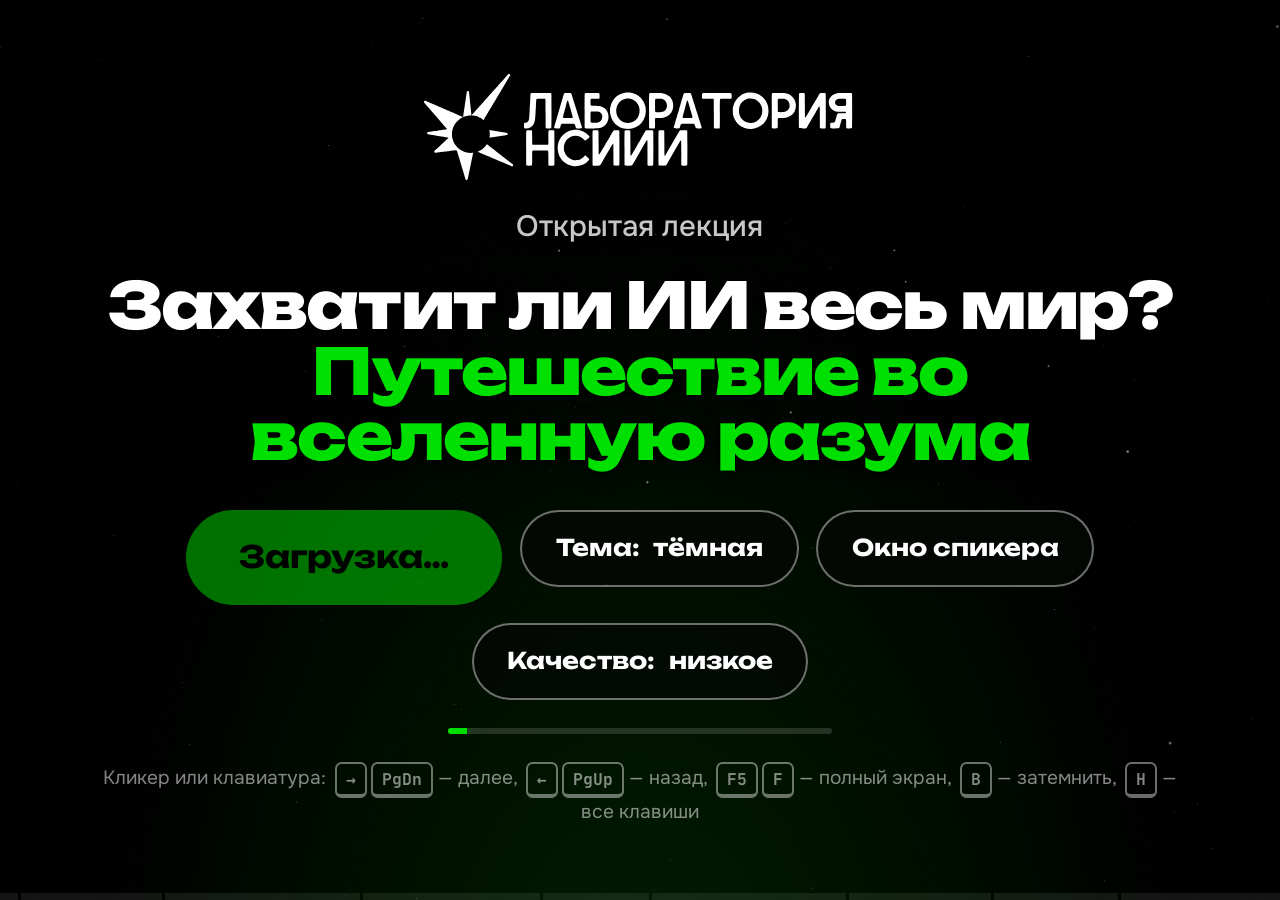
<file: index.html>
<!doctype html>
<html lang="ru" data-theme="dark">
<head>
  <meta charset="utf-8">
  <meta name="viewport" content="width=device-width, initial-scale=1, viewport-fit=cover">
  <title>Захватит ли ИИ весь мир? — Лаборатория НСИИИ</title>
  <meta name="description" content="Открытая лекция «Захватит ли ИИ весь мир? Путешествие во вселенную разума». Интерактивная презентация лаборатории НСИИИ.">
  <meta name="theme-color" content="#000000">
  <meta property="og:type" content="website">
  <meta property="og:title" content="Захватит ли ИИ весь мир? Путешествие во вселенную разума">
  <meta property="og:description" content="Открытая лекция лаборатории НСИИИ">
  <meta property="og:image" content="assets/img/og-banner.jpg">
  <link rel="icon" type="image/png" sizes="32x32" href="assets/logo/icon-32.png">
  <link rel="apple-touch-icon" href="assets/logo/icon-180.png">

  <link rel="preload" href="assets/fonts/unbounded-cyrillic.woff2" as="font" type="font/woff2" crossorigin>
  <link rel="preload" href="assets/fonts/onest-cyrillic.woff2" as="font" type="font/woff2" crossorigin>

  <link rel="stylesheet" href="css/fonts.css">
  <link rel="stylesheet" href="css/base.css">
  <link rel="stylesheet" href="css/components.css">
  <link rel="stylesheet" href="css/ui.css">
  <!-- Стили блоков лекции -->
  <link rel="stylesheet" href="css/parts/b1.css">
  <link rel="stylesheet" href="css/parts/b2a.css">
  <link rel="stylesheet" href="css/parts/b2b.css">
  <link rel="stylesheet" href="css/parts/b3.css">
  <link rel="stylesheet" href="css/parts/b4.css">
  <link rel="stylesheet" href="css/parts/b5a.css">
  <link rel="stylesheet" href="css/parts/b5b.css">
  <link rel="stylesheet" href="css/parts/b6.css">
  <link rel="stylesheet" href="css/parts/b7.css">
  <link rel="stylesheet" href="css/parts/b8.css">

  <script type="importmap">
  {
    "imports": {
      "three": "./vendor/three/build/three.module.min.js",
      "three/addons/": "./vendor/three/addons/",
      "gsap": "./vendor/gsap/index.js",
      "gsap/": "./vendor/gsap/"
    }
  }
  </script>
  <script type="module" src="js/main.js"></script>
</head>
<body>
  <div id="app" class="app">
    <!-- WebGL-сцена -->
    <div id="gl" class="layer layer-gl" aria-hidden="true"></div>
    <!-- Подписи, привязанные к 3D-объектам -->
    <div id="labels" class="layer layer-labels" aria-hidden="true"></div>
    <!-- Слайды (HTML поверх 3D) -->
    <main id="overlay" class="layer layer-overlay" aria-live="polite"></main>
    <!-- Интерфейс: прогресс, кнопки, счётчик -->
    <div id="chrome" class="layer layer-chrome"></div>
    <!-- Стартовый экран, навигатор, справка, затемнение -->
    <div id="modals" class="layer layer-modals"></div>
    <div id="curtain" class="curtain" aria-hidden="true"></div>
    <noscript>
      <div class="noscript">Для презентации нужен JavaScript и современный браузер (Chrome, Edge, Firefox, Safari).</div>
    </noscript>
  </div>
</body>
</html>
</file>
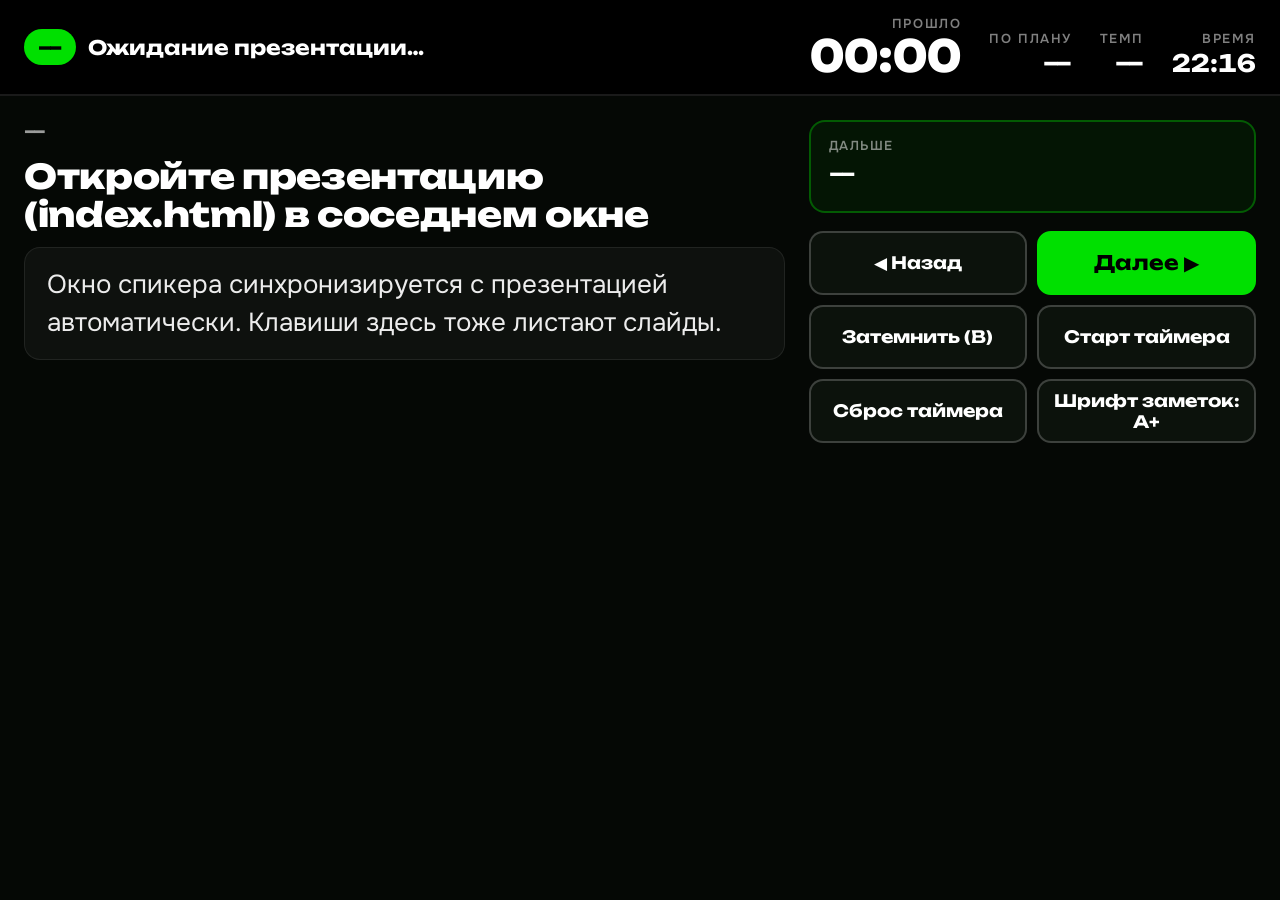
<file: presenter.html>
<!doctype html>
<html lang="ru" data-theme="dark">
<head>
  <meta charset="utf-8">
  <meta name="viewport" content="width=device-width, initial-scale=1">
  <title>Окно спикера — Захватит ли ИИ весь мир?</title>
  <link rel="icon" type="image/png" sizes="32x32" href="assets/logo/icon-32.png">
  <link rel="stylesheet" href="css/fonts.css">
  <link rel="stylesheet" href="css/base.css">
  <link rel="stylesheet" href="css/presenter.css">
  <script type="module" src="js/presenter.js"></script>
</head>
<body class="presenter">
  <header class="p-head">
    <div class="p-block"><span class="p-chip" id="p-block-num">—</span><span id="p-block-title">Ожидание презентации…</span></div>
    <div class="p-timers">
      <div class="p-timer"><span class="p-label">Прошло</span><span id="p-elapsed" class="p-big">00:00</span></div>
      <div class="p-timer"><span class="p-label">По плану</span><span id="p-plan" class="p-mid">—</span></div>
      <div class="p-timer"><span class="p-label">Темп</span><span id="p-delta" class="p-mid">—</span></div>
      <div class="p-timer"><span class="p-label">Время</span><span id="p-clock" class="p-mid">--:--</span></div>
    </div>
  </header>

  <main class="p-main">
    <section class="p-current">
      <div class="p-slide-meta"><span id="p-num">—</span><span id="p-steps" class="p-steps"></span></div>
      <h1 id="p-title" class="p-title">Откройте презентацию (index.html) в соседнем окне</h1>
      <div id="p-notes" class="p-notes">Окно спикера синхронизируется с презентацией автоматически. Клавиши здесь тоже листают слайды.</div>
    </section>
    <aside class="p-side">
      <div class="p-next">
        <div class="p-label">Дальше</div>
        <div id="p-next-title" class="p-next-title">—</div>
        <div id="p-next-notes" class="p-next-notes"></div>
      </div>
      <div class="p-controls">
        <button class="p-btn" data-a="prev">◀ Назад</button>
        <button class="p-btn p-btn-primary" data-a="next">Далее ▶</button>
        <button class="p-btn" data-a="curtain">Затемнить (B)</button>
        <button class="p-btn" data-a="timer" id="p-timer-btn">Старт таймера</button>
        <button class="p-btn" data-a="reset">Сброс таймера</button>
        <button class="p-btn" data-a="font">Шрифт заметок: A+</button>
      </div>
      <div class="p-blocks" id="p-blocks"></div>
    </aside>
  </main>
  <div class="p-toast" id="p-toast"></div>
</body>
</html>
</file>
<file: css/fonts.css>
/* Self-hosted Google Fonts (OFL). Generated for offline-capable presentation. */
@font-face {
  font-family: 'Unbounded';
  font-style: normal;
  font-weight: 300 900;
  font-display: block;
  src: url('../assets/fonts/unbounded-cyrillic-ext.woff2') format('woff2');
  unicode-range: U+0460-052F, U+1C80-1C8A, U+20B4, U+2DE0-2DFF, U+A640-A69F, U+FE2E-FE2F;
}
@font-face {
  font-family: 'Unbounded';
  font-style: normal;
  font-weight: 300 900;
  font-display: block;
  src: url('../assets/fonts/unbounded-cyrillic.woff2') format('woff2');
  unicode-range: U+0301, U+0400-045F, U+0490-0491, U+04B0-04B1, U+2116;
}
@font-face {
  font-family: 'Unbounded';
  font-style: normal;
  font-weight: 300 900;
  font-display: block;
  src: url('../assets/fonts/unbounded-latin-ext.woff2') format('woff2');
  unicode-range: U+0100-02BA, U+02BD-02C5, U+02C7-02CC, U+02CE-02D7, U+02DD-02FF, U+0304, U+0308, U+0329, U+1D00-1DBF, U+1E00-1E9F, U+1EF2-1EFF, U+2020, U+20A0-20AB, U+20AD-20C4, U+2113, U+2C60-2C7F, U+A720-A7FF;
}
@font-face {
  font-family: 'Unbounded';
  font-style: normal;
  font-weight: 300 900;
  font-display: block;
  src: url('../assets/fonts/unbounded-latin.woff2') format('woff2');
  unicode-range: U+0000-00FF, U+0131, U+0152-0153, U+02BB-02BC, U+02C6, U+02DA, U+02DC, U+0304, U+0308, U+0329, U+2000-206F, U+20AC, U+2122, U+2191, U+2193, U+2212, U+2215, U+FEFF, U+FFFD;
}
@font-face {
  font-family: 'Onest';
  font-style: normal;
  font-weight: 300 900;
  font-display: block;
  src: url('../assets/fonts/onest-cyrillic-ext.woff2') format('woff2');
  unicode-range: U+0460-052F, U+1C80-1C8A, U+20B4, U+2DE0-2DFF, U+A640-A69F, U+FE2E-FE2F;
}
@font-face {
  font-family: 'Onest';
  font-style: normal;
  font-weight: 300 900;
  font-display: block;
  src: url('../assets/fonts/onest-cyrillic.woff2') format('woff2');
  unicode-range: U+0301, U+0400-045F, U+0490-0491, U+04B0-04B1, U+2116;
}
@font-face {
  font-family: 'Onest';
  font-style: normal;
  font-weight: 300 900;
  font-display: block;
  src: url('../assets/fonts/onest-latin-ext.woff2') format('woff2');
  unicode-range: U+0100-02BA, U+02BD-02C5, U+02C7-02CC, U+02CE-02D7, U+02DD-02FF, U+0304, U+0308, U+0329, U+1D00-1DBF, U+1E00-1E9F, U+1EF2-1EFF, U+2020, U+20A0-20AB, U+20AD-20C4, U+2113, U+2C60-2C7F, U+A720-A7FF;
}
@font-face {
  font-family: 'Onest';
  font-style: normal;
  font-weight: 300 900;
  font-display: block;
  src: url('../assets/fonts/onest-latin.woff2') format('woff2');
  unicode-range: U+0000-00FF, U+0131, U+0152-0153, U+02BB-02BC, U+02C6, U+02DA, U+02DC, U+0304, U+0308, U+0329, U+2000-206F, U+20AC, U+2122, U+2191, U+2193, U+2212, U+2215, U+FEFF, U+FFFD;
}
@font-face {
  font-family: 'JetBrains Mono';
  font-style: normal;
  font-weight: 400 800;
  font-display: block;
  src: url('../assets/fonts/jetbrains-mono-cyrillic-ext.woff2') format('woff2');
  unicode-range: U+0460-052F, U+1C80-1C8A, U+20B4, U+2DE0-2DFF, U+A640-A69F, U+FE2E-FE2F;
}
@font-face {
  font-family: 'JetBrains Mono';
  font-style: normal;
  font-weight: 400 800;
  font-display: block;
  src: url('../assets/fonts/jetbrains-mono-cyrillic.woff2') format('woff2');
  unicode-range: U+0301, U+0400-045F, U+0490-0491, U+04B0-04B1, U+2116;
}
@font-face {
  font-family: 'JetBrains Mono';
  font-style: normal;
  font-weight: 400 800;
  font-display: block;
  src: url('../assets/fonts/jetbrains-mono-latin-ext.woff2') format('woff2');
  unicode-range: U+0100-02BA, U+02BD-02C5, U+02C7-02CC, U+02CE-02D7, U+02DD-02FF, U+0304, U+0308, U+0329, U+1D00-1DBF, U+1E00-1E9F, U+1EF2-1EFF, U+2020, U+20A0-20AB, U+20AD-20C4, U+2113, U+2C60-2C7F, U+A720-A7FF;
}
@font-face {
  font-family: 'JetBrains Mono';
  font-style: normal;
  font-weight: 400 800;
  font-display: block;
  src: url('../assets/fonts/jetbrains-mono-latin.woff2') format('woff2');
  unicode-range: U+0000-00FF, U+0131, U+0152-0153, U+02BB-02BC, U+02C6, U+02DA, U+02DC, U+0304, U+0308, U+0329, U+2000-206F, U+20AC, U+2122, U+2191, U+2193, U+2212, U+2215, U+FEFF, U+FFFD;
}
@font-face {
  font-family: 'Press Start 2P';
  font-style: normal;
  font-weight: 400;
  font-display: block;
  src: url('../assets/fonts/press-start-2p-cyrillic-ext.woff2') format('woff2');
  unicode-range: U+0460-052F, U+1C80-1C8A, U+20B4, U+2DE0-2DFF, U+A640-A69F, U+FE2E-FE2F;
}
@font-face {
  font-family: 'Press Start 2P';
  font-style: normal;
  font-weight: 400;
  font-display: block;
  src: url('../assets/fonts/press-start-2p-cyrillic.woff2') format('woff2');
  unicode-range: U+0301, U+0400-045F, U+0490-0491, U+04B0-04B1, U+2116;
}
@font-face {
  font-family: 'Press Start 2P';
  font-style: normal;
  font-weight: 400;
  font-display: block;
  src: url('../assets/fonts/press-start-2p-latin-ext.woff2') format('woff2');
  unicode-range: U+0100-02BA, U+02BD-02C5, U+02C7-02CC, U+02CE-02D7, U+02DD-02FF, U+0304, U+0308, U+0329, U+1D00-1DBF, U+1E00-1E9F, U+1EF2-1EFF, U+2020, U+20A0-20AB, U+20AD-20C4, U+2113, U+2C60-2C7F, U+A720-A7FF;
}
@font-face {
  font-family: 'Press Start 2P';
  font-style: normal;
  font-weight: 400;
  font-display: block;
  src: url('../assets/fonts/press-start-2p-latin.woff2') format('woff2');
  unicode-range: U+0000-00FF, U+0131, U+0152-0153, U+02BB-02BC, U+02C6, U+02DA, U+02DC, U+0304, U+0308, U+0329, U+2000-206F, U+20AC, U+2122, U+2191, U+2193, U+2212, U+2215, U+FEFF, U+FFFD;
}
</file>
<file: css/base.css>
/* ==========================================================================
   Базовая дизайн-система презентации
   Единица --u = 1% ширины сцены 16:9, вписанной в экран.
   Все размеры задаются через неё — презентация одинаково выглядит
   на ноутбуке, проекторе 4:3 и 4K-панели.
   ========================================================================== */

:root {
  --u: min(1vw, 1.7778vh);

  --font-display: 'Unbounded', 'Onest', system-ui, sans-serif;
  --font-text: 'Onest', system-ui, -apple-system, 'Segoe UI', Roboto, sans-serif;
  --font-mono: 'JetBrains Mono', ui-monospace, 'Cascadia Mono', Consolas, monospace;
  --font-pixel: 'Press Start 2P', 'JetBrains Mono', monospace;

  /* Фирменные цвета (из логотипа) */
  --green: #00e000;
  --green-hi: #00ff00;
  --green-ink: #00e000;          /* зелёный для текста (в светлой теме темнее) */
  --green-soft: rgba(0, 224, 0, .16);
  --green-line: rgba(0, 224, 0, .55);
  --white: #ffffff;
  --black: #000000;
  /* Сигнальные цвета — только для смысловых состояний («Пока нет», «опасно») */
  --orange: #ff8a1f;
  --orange-soft: rgba(255, 138, 31, .16);
  --red: #ff3b30;
  --red-soft: rgba(255, 59, 48, .16);

  /* Тема (тёмная по умолчанию) */
  --bg: #000000;
  --fg: #ffffff;
  --fg-2: rgba(255, 255, 255, .78);
  --fg-3: rgba(255, 255, 255, .52);
  --line: rgba(255, 255, 255, .2);
  --line-strong: rgba(255, 255, 255, .42);
  --panel: rgba(4, 8, 4, .76);
  --panel-strong: rgba(4, 8, 4, .88);
  --panel-border: rgba(255, 255, 255, .16);
  --text-shadow: 0 0 calc(var(--u) * 1.4) rgba(0, 0, 0, .9), 0 0 calc(var(--u) * .35) rgba(0, 0, 0, .9);
  --glow-green: 0 0 calc(var(--u) * 1.6) rgba(0, 255, 0, .55);
  --dot-pattern: radial-gradient(circle, rgba(0, 224, 0, .55) 32%, transparent 36%);

  /* Шкала шрифтов — крупно, чтобы читалось с последних рядов */
  --fs-mega: calc(var(--u) * 9.5);
  --fs-hero: calc(var(--u) * 6.2);
  --fs-title: calc(var(--u) * 4.4);
  --fs-h2: calc(var(--u) * 3.3);
  --fs-lead: calc(var(--u) * 2.5);
  --fs-body: calc(var(--u) * 2);
  --fs-caption: calc(var(--u) * 1.75);
  --fs-label: calc(var(--u) * 1.45);
  --fs-kicker: calc(var(--u) * 1.3);

  --ease-out: cubic-bezier(.16, 1, .3, 1);
  --ease-in-out: cubic-bezier(.65, 0, .35, 1);
  --ease-back: cubic-bezier(.34, 1.56, .64, 1);
  --t-reveal: .9s;
  --radius: calc(var(--u) * 1.2);
  --radius-lg: calc(var(--u) * 2);
  --pad-x: calc(var(--u) * 5.5);
  --pad-y: calc(var(--u) * 4.2);
  --pad-top: calc(var(--u) * 6.8);
}

:root[data-theme="light"] {
  --bg: #f4f1e8;
  --fg: #0b0c0b;
  --fg-2: rgba(11, 12, 11, .78);
  --fg-3: rgba(11, 12, 11, .55);
  --line: rgba(0, 0, 0, .2);
  --line-strong: rgba(0, 0, 0, .45);
  --panel: rgba(244, 241, 232, .84);
  --panel-strong: rgba(244, 241, 232, .93);
  --panel-border: rgba(0, 0, 0, .16);
  --green-ink: #078a07;
  --green-soft: rgba(0, 150, 0, .14);
  --green-line: rgba(0, 140, 0, .6);
  --text-shadow: 0 0 calc(var(--u) * 1.4) rgba(244, 241, 232, .95), 0 0 calc(var(--u) * .35) rgba(244, 241, 232, .95);
  --glow-green: 0 0 calc(var(--u) * 1.2) rgba(0, 160, 0, .35);
  --dot-pattern: radial-gradient(circle, rgba(0, 140, 0, .5) 32%, transparent 36%);
}

*, *::before, *::after { box-sizing: border-box; }

html, body {
  margin: 0;
  height: 100%;
  overflow: hidden;
  background: var(--bg);
  color: var(--fg);
  font-family: var(--font-text);
  font-size: var(--fs-body);
  line-height: 1.25;
  -webkit-font-smoothing: antialiased;
  -moz-osx-font-smoothing: grayscale;
  text-rendering: optimizeLegibility;
  user-select: none;
  -webkit-user-select: none;
  touch-action: none;
  overscroll-behavior: none;
  transition: background-color .6s ease;
}

body.cursor-hidden, body.cursor-hidden * { cursor: none !important; }

h1, h2, h3, h4, p, figure, blockquote, ul, ol { margin: 0; padding: 0; }
ul, ol { list-style: none; }
button { font: inherit; color: inherit; }
img, svg { display: block; }
sub, sup { font-size: .6em; line-height: 0; }

.app { position: fixed; inset: 0; overflow: hidden; }
.layer { position: absolute; inset: 0; }
.layer-gl { z-index: 0; }
.layer-gl canvas { display: block; width: 100% !important; height: 100% !important; }
.layer-labels { z-index: 1; pointer-events: none; overflow: hidden; }
.layer-overlay { z-index: 2; pointer-events: none; }
.layer-chrome { z-index: 5; pointer-events: none; }
.layer-modals { z-index: 8; pointer-events: none; }

.noscript {
  position: fixed; inset: 0; display: grid; place-items: center; padding: 10vw;
  font-size: 3vw; text-align: center; background: #000; color: #fff; z-index: 100;
}

/* ==========================================================================
   Слайд и сцена 16:9
   ========================================================================== */

.slide {
  position: absolute;
  inset: 0;
  display: grid;
  place-items: center;
  pointer-events: none;
  color: var(--fg);
}

/* Сцена 16:9 по центру экрана — внутри неё раскладка контента */
.stage {
  position: relative;
  width: calc(var(--u) * 100);
  height: calc(var(--u) * 56.25);
  padding: var(--pad-top) var(--pad-x) var(--pad-y);
  display: flex;
  flex-direction: column;
}

.interactive, .interactive * { pointer-events: auto; }

/* Шапка блока (добавляется автоматически) */
.slide-kicker {
  position: absolute;
  top: calc(var(--u) * 2.4);
  left: var(--pad-x);
  display: flex;
  align-items: center;
  gap: calc(var(--u) * 1);
  font-family: var(--font-display);
  font-weight: 600;
  font-size: var(--fs-kicker);
  letter-spacing: .08em;
  text-transform: uppercase;
  color: var(--fg-2);
  text-shadow: var(--text-shadow);
  white-space: nowrap;
}
.slide-kicker .k-num {
  display: inline-grid;
  place-items: center;
  min-width: calc(var(--u) * 3.2);
  height: calc(var(--u) * 2.3);
  padding: 0 calc(var(--u) * .7);
  border-radius: calc(var(--u) * 1.2);
  background: var(--green);
  color: #000;
  font-weight: 800;
  letter-spacing: 0;
  text-shadow: none;
}
.slide-kicker .k-mark {
  width: calc(var(--u) * 2.1);
  height: calc(var(--u) * 2.5);
  background: var(--green-ink);
  -webkit-mask: url('../assets/logo/mark.svg') center / contain no-repeat;
  mask: url('../assets/logo/mark.svg') center / contain no-repeat;
}

/* ==========================================================================
   Раскладки
   ========================================================================== */

.l-center { justify-content: safe center; align-items: center; text-align: center; gap: calc(var(--u) * 2); }
.l-top { justify-content: flex-start; gap: calc(var(--u) * 1.6); }
.l-bottom { justify-content: flex-end; gap: calc(var(--u) * 1.4); }
.l-left { justify-content: safe center; align-items: flex-start; text-align: left; max-width: none; gap: calc(var(--u) * 1.8); }
.l-left > * { max-width: calc(var(--u) * 46); }
.l-right { justify-content: safe center; align-items: flex-end; text-align: right; gap: calc(var(--u) * 1.8); }
.l-right > * { max-width: calc(var(--u) * 46); }
.l-split { display: grid; grid-template-columns: 1fr 1fr; align-items: center; gap: calc(var(--u) * 4); }
.l-split3 { display: grid; grid-template-columns: repeat(3, 1fr); align-items: stretch; gap: calc(var(--u) * 2.4); }
.l-grid { display: grid; gap: calc(var(--u) * 2); }
.l-top-left { justify-content: flex-start; align-items: flex-start; gap: calc(var(--u) * 1.6); }

.spacer { flex: 1; }
.row { display: flex; align-items: center; gap: calc(var(--u) * 2); }
.col { display: flex; flex-direction: column; gap: calc(var(--u) * 1.2); }
.center { text-align: center; align-items: center; justify-content: center; }
.w-50 { max-width: calc(var(--u) * 46); }
.w-60 { max-width: calc(var(--u) * 56); }
.w-70 { max-width: calc(var(--u) * 66); }
.w-80 { max-width: calc(var(--u) * 76); }
.mt-1 { margin-top: calc(var(--u) * 1); }
.mt-2 { margin-top: calc(var(--u) * 2); }
.mt-3 { margin-top: calc(var(--u) * 3); }
.mt-auto { margin-top: auto; }

/* Нижняя подпись (в ТЗ — «Подпись: …») */
.caption-bar {
  /* центрирование без transform — чтобы анимации появления (translateY) не сбивали положение */
  position: absolute;
  left: calc(var(--u) * 8);
  right: calc(var(--u) * 8);
  bottom: calc(var(--u) * 4.2);
  display: flex;
  justify-content: center;
  text-align: center;
  pointer-events: none;
}

/* Размытие подложек (backdrop-filter) поверх WebGL дорого для композитора (до −15 fps) — в слайдах отключено,
   подложки сделаны плотнее. */
.layer-overlay *, .layer-labels * {
  -webkit-backdrop-filter: none !important;
  backdrop-filter: none !important;
}

/* ==========================================================================
   Типографика
   ========================================================================== */

.t-mega, .t-hero, .t-title, .t-h2, .t-num {
  font-family: var(--font-display);
  font-weight: 700;
  letter-spacing: -.02em;
  line-height: 1.04;
  text-wrap: balance;
  text-shadow: var(--text-shadow);
}
.t-mega { font-size: var(--fs-mega); font-weight: 800; letter-spacing: -.035em; line-height: .95; }
.t-hero { font-size: var(--fs-hero); font-weight: 800; letter-spacing: -.03em; }
.t-title { font-size: var(--fs-title); }
.t-h2 { font-size: var(--fs-h2); font-weight: 600; }
.t-lead { font-size: var(--fs-lead); font-weight: 500; line-height: 1.22; text-wrap: balance; text-shadow: var(--text-shadow); }
.t-body { font-size: var(--fs-body); line-height: 1.3; text-wrap: pretty; text-shadow: var(--text-shadow); }
.t-caption {
  font-size: var(--fs-caption);
  font-weight: 500;
  line-height: 1.25;
  color: var(--fg);
  text-wrap: balance;
  text-shadow: var(--text-shadow);
}
.t-label { font-size: var(--fs-label); font-weight: 600; line-height: 1.2; }
.t-kicker {
  font-family: var(--font-display);
  font-size: var(--fs-label);
  font-weight: 600;
  letter-spacing: .14em;
  text-transform: uppercase;
  color: var(--green-ink);
  text-shadow: var(--text-shadow);
}
.t-num {
  font-size: calc(var(--u) * 7.5);
  font-weight: 800;
  letter-spacing: -.04em;
  font-variant-numeric: tabular-nums;
  line-height: 1;
}
.t-mono { font-family: var(--font-mono); font-weight: 600; letter-spacing: -.01em; }
.t-pixel { font-family: var(--font-pixel); letter-spacing: 0; line-height: 1.4; }
.t-upper { text-transform: uppercase; letter-spacing: .04em; }

.accent { color: var(--green-ink); }
.accent-bg { background: var(--green); color: #000; padding: 0 .25em; border-radius: .18em; box-decoration-break: clone; -webkit-box-decoration-break: clone; text-shadow: none; }
.warn { color: var(--orange); }
.danger { color: var(--red); }
.muted { color: var(--fg-2); }
.dim { color: var(--fg-3); }
.glow { text-shadow: var(--glow-green), var(--text-shadow); }
.nowrap { white-space: nowrap; }
.strike { position: relative; }
.strike::after {
  content: '';
  position: absolute;
  left: -4%; right: -4%;
  top: 52%;
  height: .1em;
  background: var(--red);
  border-radius: .05em;
  transform: rotate(-4deg) scaleX(var(--strike, 1));
  transform-origin: left center;
  transition: transform .6s var(--ease-out);
}

/* Подложка для текста поверх ярких визуализаций */
.panel {
  background: var(--panel);
  border: 1px solid var(--panel-border);
  border-radius: var(--radius-lg);
  padding: calc(var(--u) * 2) calc(var(--u) * 2.6);
  backdrop-filter: blur(calc(var(--u) * .8));
  -webkit-backdrop-filter: blur(calc(var(--u) * .8));
}
.panel-strong { background: var(--panel-strong); }

.chip {
  display: inline-flex;
  align-items: center;
  gap: .5em;
  padding: .35em .9em;
  border-radius: 999px;
  border: 2px solid var(--green-line);
  background: var(--green-soft);
  font-weight: 600;
  font-size: var(--fs-label);
  color: var(--fg);
}
.chip.warn { border-color: var(--orange); background: var(--orange-soft); color: var(--fg); }
.chip.danger { border-color: var(--red); background: var(--red-soft); color: var(--fg); }

/* Знак логотипа как иконка (цвет = currentColor) */
.mark {
  display: inline-block;
  width: 1em;
  height: 1.19em;
  background: currentColor;
  -webkit-mask: url('../assets/logo/mark.svg') center / contain no-repeat;
  mask: url('../assets/logo/mark.svg') center / contain no-repeat;
  vertical-align: -.15em;
}
.lockup {
  display: block;
  aspect-ratio: 620 / 152;
  background: currentColor;
  -webkit-mask: url('../assets/logo/lockup.svg') center / contain no-repeat;
  mask: url('../assets/logo/lockup.svg') center / contain no-repeat;
}
.wordmark {
  display: block;
  aspect-ratio: 482 / 116;
  background: currentColor;
  -webkit-mask: url('../assets/logo/wordmark.svg') center / contain no-repeat;
  mask: url('../assets/logo/wordmark.svg') center / contain no-repeat;
}

/* ==========================================================================
   Пошаговые появления
   [data-step="n"]       — показать на шаге n (и далее)
   [data-step-only="n"]  — показать только на шаге n
   [data-step-until="n"] — показывать до шага n (на шаге n скрыть)
   data-anim             — up (по умолч.) | down | left | right | fade | scale | blur | zoom | halftone | none
   style="--d: .2s"      — дополнительная задержка
   [data-reveal="none"]  — не скрывать, только переключать класс .is-shown
   ========================================================================== */

[data-step]:not([data-reveal="none"]),
[data-step-only]:not([data-reveal="none"]),
[data-step-until]:not([data-reveal="none"]),
.slide .reveal {
  transition:
    opacity var(--t-reveal) var(--ease-out) var(--d, 0s),
    transform var(--t-reveal) var(--ease-out) var(--d, 0s),
    filter var(--t-reveal) var(--ease-out) var(--d, 0s),
    clip-path var(--t-reveal) var(--ease-out) var(--d, 0s),
    -webkit-mask-size var(--t-reveal) var(--ease-out) var(--d, 0s),
    mask-size var(--t-reveal) var(--ease-out) var(--d, 0s);
}

.slide [data-step]:not(.is-shown):not([data-reveal="none"]),
.slide [data-step-only]:not(.is-shown):not([data-reveal="none"]),
.slide [data-step-until]:not(.is-shown):not([data-reveal="none"]),
.slide:not(.is-in) .reveal {
  opacity: 0;
  transform: translateY(calc(var(--u) * 2.2));
  transition-delay: 0s;
  transition-duration: .45s;
  pointer-events: none !important;
}

.slide :is([data-step], [data-step-only], [data-step-until])[data-anim="down"]:not(.is-shown):not([data-reveal="none"]), .slide:not(.is-in) .reveal[data-anim="down"] { transform: translateY(calc(var(--u) * -2.2)); }
.slide :is([data-step], [data-step-only], [data-step-until])[data-anim="left"]:not(.is-shown):not([data-reveal="none"]), .slide:not(.is-in) .reveal[data-anim="left"] { transform: translateX(calc(var(--u) * -4)); }
.slide :is([data-step], [data-step-only], [data-step-until])[data-anim="right"]:not(.is-shown):not([data-reveal="none"]), .slide:not(.is-in) .reveal[data-anim="right"] { transform: translateX(calc(var(--u) * 4)); }
.slide :is([data-step], [data-step-only], [data-step-until])[data-anim="fade"]:not(.is-shown):not([data-reveal="none"]), .slide:not(.is-in) .reveal[data-anim="fade"] { transform: none; }
.slide :is([data-step], [data-step-only], [data-step-until])[data-anim="scale"]:not(.is-shown):not([data-reveal="none"]), .slide:not(.is-in) .reveal[data-anim="scale"] { transform: scale(.82); }
.slide :is([data-step], [data-step-only], [data-step-until])[data-anim="zoom"]:not(.is-shown):not([data-reveal="none"]), .slide:not(.is-in) .reveal[data-anim="zoom"] { transform: scale(1.35); filter: blur(calc(var(--u) * .6)); }
.slide :is([data-step], [data-step-only], [data-step-until])[data-anim="blur"]:not(.is-shown):not([data-reveal="none"]), .slide:not(.is-in) .reveal[data-anim="blur"] { transform: none; filter: blur(calc(var(--u) * 1.2)); }

/* Направления (data-anim) действуют только на элементы с шагами (data-step*) и на .reveal до входа слайда —
   у .reveal нет класса .is-shown, иначе сдвиг оставался бы навсегда. */

/* Халфтон-проявление (фирменное): точки растут, пока не сольются */
@property --ht {
  syntax: '<percentage>';
  inherits: false;
  initial-value: 110%;
}
.slide [data-anim="halftone"],
.slide .reveal[data-anim="halftone"] {
  --ht: 110%;
  -webkit-mask-image: radial-gradient(circle at center, #000 var(--ht), transparent calc(var(--ht) + 8%));
  mask-image: radial-gradient(circle at center, #000 var(--ht), transparent calc(var(--ht) + 8%));
  -webkit-mask-size: calc(var(--u) * .8) calc(var(--u) * .8);
  mask-size: calc(var(--u) * .8) calc(var(--u) * .8);
  -webkit-mask-position: center;
  mask-position: center;
  transition: --ht 1.3s var(--ease-in-out) var(--d, 0s), opacity .25s linear var(--d, 0s), transform 0s, filter 0s;
}
.slide [data-anim="halftone"]:not(.is-shown):is([data-step], [data-step-only], [data-step-until]),
.slide:not(.is-in) .reveal[data-anim="halftone"] {
  --ht: 0%;
  opacity: 0;
  transform: none;
  transition: --ht .5s ease-in, opacity .5s ease-in;
}

[data-anim="none"] { transition: none !important; }

/* Разбивка текста на слова/буквы для каскадного появления: data-split="words|chars" */
.split-unit {
  display: inline-block;
  white-space: pre;
  transition: opacity .7s var(--ease-out), transform .9s var(--ease-out), filter .7s var(--ease-out);
  transition-delay: calc(var(--d, 0s) + var(--si, 0) * var(--stagger, 40ms));
}
.split-word { display: inline-block; white-space: nowrap; }
.slide:not(.is-in) .split-unit,
[data-step]:not(.is-shown) .split-unit {
  opacity: 0;
  transform: translateY(.45em) rotate(4deg);
  filter: blur(.08em);
  transition-delay: 0s;
}

/* Анимации выхода слайда */
.slide.is-leaving {
  transition: opacity .55s var(--ease-in-out), filter .55s var(--ease-in-out), transform .55s var(--ease-in-out);
  opacity: 0;
  filter: blur(calc(var(--u) * .5));
  transform: scale(.985);
}
.slide.is-leaving.dir-back { transform: scale(1.015); }

@media (prefers-reduced-motion: reduce) {
  :root { --t-reveal: .01s; }
}

/* Уходящий слайд ещё ~0,6 с в DOM (анимация) — клики по нему не должны срабатывать (например, «Сбросить» голосование) */
.slide.is-leaving, .slide.is-leaving * { pointer-events: none !important; }

/* Светлая тема: текстовые оттенки оранжевого/красного с достаточным контрастом на «бумаге» */
:root[data-theme="light"] {
  --orange: #c2410c;
  --orange-soft: rgba(194, 65, 12, .14);
  --red: #c4141c;
  --red-soft: rgba(196, 20, 28, .12);
}

/* Режим без WebGL: фирменный халфтон на CSS вместо 3D-фона */
body.no-webgl .layer-gl {
  background:
    radial-gradient(circle, rgba(0, 224, 0, .55) 34%, transparent 37%) 0 0 / 10px 10px,
    linear-gradient(to top, rgba(0, 0, 0, 0) 0%, var(--bg) 55%);
  -webkit-mask-image: linear-gradient(to top, #000 0%, transparent 60%);
  mask-image: linear-gradient(to top, #000 0%, transparent 60%);
}
</file>
<file: css/components.css>
/* ==========================================================================
   Компоненты слайдов
   ========================================================================== */

/* ---------- Вопрос залу -------------------------------------------------- */
.q {
  display: flex;
  flex-direction: column;
  gap: calc(var(--u) * 2.2);
  width: 100%;
}
.q-badge {
  display: inline-flex;
  align-items: center;
  gap: calc(var(--u) * .8);
  align-self: flex-start;
  padding: calc(var(--u) * .5) calc(var(--u) * 1.3);
  border-radius: 999px;
  background: var(--green);
  color: #000;
  font-family: var(--font-display);
  font-size: var(--fs-label);
  font-weight: 700;
  letter-spacing: .06em;
  text-transform: uppercase;
}
.q-badge .mark { width: .95em; height: 1.13em; }
.q-text {
  font-family: var(--font-display);
  font-size: var(--fs-h2);
  font-weight: 700;
  letter-spacing: -.02em;
  line-height: 1.12;
  text-wrap: balance;
  text-shadow: var(--text-shadow);
}
.q-text.is-long { font-size: calc(var(--u) * 2.7); }
.q-options {
  display: grid;
  grid-template-columns: repeat(var(--cols, 4), minmax(0, 1fr));
  gap: calc(var(--u) * 1.6);
}
.q-option {
  position: relative;
  display: flex;
  align-items: center;
  gap: calc(var(--u) * 1.2);
  min-height: calc(var(--u) * 8.5);
  padding: calc(var(--u) * 1.4) calc(var(--u) * 1.8);
  border-radius: var(--radius-lg);
  background: var(--panel);
  border: 2px solid var(--panel-border);
  backdrop-filter: blur(calc(var(--u) * .6));
  -webkit-backdrop-filter: blur(calc(var(--u) * .6));
  font-family: var(--font-display);
  font-size: var(--fs-lead);
  font-weight: 700;
  line-height: 1.1;
  transition: transform .7s var(--ease-out), opacity .7s var(--ease-out), border-color .5s, background-color .5s, box-shadow .5s, filter .5s;
}
.q-option .q-letter {
  flex: none;
  display: grid;
  place-items: center;
  width: calc(var(--u) * 4);
  height: calc(var(--u) * 4);
  border-radius: 50%;
  border: 2px solid var(--line-strong);
  font-size: var(--fs-body);
  font-weight: 800;
  color: var(--fg-2);
}
.q-option .q-check {
  position: absolute;
  top: calc(var(--u) * -1.6);
  right: calc(var(--u) * -1.2);
  display: grid;
  place-items: center;
  width: calc(var(--u) * 4.4);
  height: calc(var(--u) * 4.4);
  border-radius: 50%;
  background: var(--green);
  color: #000;
  font-size: calc(var(--u) * 2.6);
  font-weight: 900;
  transform: scale(0) rotate(-90deg);
  transition: transform .7s var(--ease-back) .15s;
  box-shadow: var(--glow-green);
}
/* Состояние «ответ показан» */
.q.is-answered .q-option { opacity: .38; filter: saturate(.3); transform: scale(.96); }
.q.is-answered .q-option.is-correct {
  opacity: 1;
  filter: none;
  transform: scale(1.04);
  border-color: var(--green);
  background: color-mix(in srgb, var(--green) 22%, var(--panel-strong));
  box-shadow: 0 0 0 calc(var(--u) * .25) var(--green-soft), var(--glow-green);
}
.q.is-answered .q-option.is-correct .q-letter { background: var(--green); border-color: var(--green); color: #000; }
.q.is-answered .q-option.is-correct .q-check { transform: scale(1) rotate(0); }
.q-answer {
  font-size: var(--fs-lead);
  font-weight: 500;
  line-height: 1.25;
  text-wrap: balance;
  text-shadow: var(--text-shadow);
}
.q-answer b, .q-answer strong { color: var(--green-ink); font-weight: 700; }

/* Плашка «Приз» — со знаком логотипа */
.prize {
  display: inline-flex;
  align-items: center;
  gap: calc(var(--u) * 1);
  padding: calc(var(--u) * .7) calc(var(--u) * 1.6) calc(var(--u) * .7) calc(var(--u) * .9);
  border-radius: 999px;
  background: var(--fg);
  color: var(--bg);
  font-family: var(--font-display);
  font-size: var(--fs-label);
  font-weight: 700;
  letter-spacing: .02em;
  box-shadow: 0 0 calc(var(--u) * 2) rgba(0, 255, 0, .35);
}
.prize .mark {
  width: calc(var(--u) * 2.4);
  height: calc(var(--u) * 2.85);
  color: var(--green);
  animation: prize-spin 6s linear infinite;
}
:root[data-theme="light"] .prize .mark { color: var(--green-ink); }
@keyframes prize-spin { to { transform: rotate(360deg); } }
.prize.is-shown { animation: prize-pop .9s var(--ease-back) var(--d, 0s) both; }
@keyframes prize-pop { from { transform: scale(.3) rotate(-12deg); opacity: 0; } to { transform: none; opacity: 1; } }

/* ---------- Счётчики ----------------------------------------------------- */
.counter-block { display: flex; flex-direction: column; gap: calc(var(--u) * .6); }
.counter-block .c-label {
  font-size: var(--fs-lead);
  font-weight: 600;
  color: var(--fg-2);
  text-shadow: var(--text-shadow);
}
.counter-block .c-value {
  font-family: var(--font-display);
  font-size: calc(var(--u) * 6.4);
  font-weight: 800;
  letter-spacing: -.035em;
  line-height: 1;
  font-variant-numeric: tabular-nums;
  white-space: nowrap;
  text-shadow: var(--text-shadow);
}
.counter-block .c-value .c-unit { font-size: .55em; letter-spacing: -.01em; margin-left: .2em; }
.counter-block.is-accent .c-value { color: var(--green-ink); text-shadow: var(--glow-green), var(--text-shadow); }
.counter-block.is-big .c-value { font-size: calc(var(--u) * 8.5); }
.counter-block.is-small .c-value { font-size: calc(var(--u) * 4.6); }

/* ---------- Цитата / большое утверждение -------------------------------- */
.quote { display: flex; flex-direction: column; gap: calc(var(--u) * 1.6); max-width: calc(var(--u) * 78); }
.quote .q-mark-open {
  font-family: var(--font-display);
  font-size: calc(var(--u) * 10);
  line-height: .6;
  height: calc(var(--u) * 4.5);
  color: var(--green-ink);
  text-shadow: var(--glow-green);
}
.quote blockquote {
  font-family: var(--font-display);
  font-size: calc(var(--u) * 3.5);
  font-weight: 600;
  line-height: 1.18;
  letter-spacing: -.02em;
  text-wrap: balance;
  text-shadow: var(--text-shadow);
}
.quote.is-long blockquote { font-size: calc(var(--u) * 2.8); }
.quote cite {
  font-style: normal;
  font-size: var(--fs-lead);
  font-weight: 600;
  color: var(--green-ink);
  text-shadow: var(--text-shadow);
}
.quote cite::before { content: '— '; }
.statement {
  font-family: var(--font-display);
  font-size: calc(var(--u) * 4);
  font-weight: 700;
  line-height: 1.12;
  letter-spacing: -.025em;
  text-wrap: balance;
  text-shadow: var(--text-shadow);
}

/* ---------- Голосование -------------------------------------------------- */
.vote {
  display: grid;
  grid-template-columns: repeat(var(--n, 3), minmax(0, 1fr));
  gap: calc(var(--u) * 2.2);
  width: 100%;
  height: calc(var(--u) * 30);
}
.vote-card {
  position: relative;
  display: flex;
  flex-direction: column;
  border-radius: var(--radius-lg);
  background: var(--panel);
  border: 2px solid var(--panel-border);
  overflow: hidden;
  backdrop-filter: blur(calc(var(--u) * .6));
  -webkit-backdrop-filter: blur(calc(var(--u) * .6));
  cursor: ns-resize;
  touch-action: none;
  transition: border-color .4s, transform .4s var(--ease-out);
}
.vote-card:hover { border-color: var(--green-line); }
.vote-card.is-leader { border-color: var(--green); }
.vote-fill {
  position: absolute;
  left: 0; right: 0; bottom: 0;
  height: calc(var(--v, 0) * 1%);
  background:
    var(--dot-pattern) 0 0 / calc(var(--u) * .9) calc(var(--u) * .9),
    linear-gradient(to top, color-mix(in srgb, var(--green) 55%, transparent), color-mix(in srgb, var(--green) 18%, transparent));
  border-top: calc(var(--u) * .3) solid var(--green);
  transition: height .8s var(--ease-out);
}
.vote-ghost {
  position: absolute;
  left: 0; right: 0;
  bottom: calc(var(--g, 0) * 1%);
  height: 0;
  border-top: calc(var(--u) * .3) dashed var(--fg-2);
  opacity: 0;
  transition: bottom .8s var(--ease-out), opacity .5s;
}
.vote.has-ghost .vote-ghost { opacity: 1; }
.vote-ghost::after {
  content: attr(data-label);
  position: absolute;
  right: calc(var(--u) * 1);
  bottom: calc(var(--u) * .4);
  font-size: var(--fs-label);
  font-weight: 600;
  color: var(--fg-2);
  text-shadow: var(--text-shadow);
}
.vote-head {
  position: relative;
  z-index: 1;
  padding: calc(var(--u) * 1.6) calc(var(--u) * 1.8) 0;
  display: flex;
  flex-direction: column;
  gap: calc(var(--u) * .5);
}
.vote-title {
  font-family: var(--font-display);
  font-size: calc(var(--u) * 2.6);
  font-weight: 800;
  line-height: 1.05;
  letter-spacing: -.02em;
  text-shadow: var(--text-shadow);
}
.vote-hint { font-size: var(--fs-label); color: var(--fg-2); line-height: 1.2; text-shadow: var(--text-shadow); }
.vote-value {
  position: relative;
  z-index: 1;
  margin-top: auto;
  padding: 0 calc(var(--u) * 1.8) calc(var(--u) * 1.2);
  font-family: var(--font-display);
  font-size: calc(var(--u) * 6.2);
  font-weight: 800;
  letter-spacing: -.04em;
  line-height: 1;
  font-variant-numeric: tabular-nums;
  text-shadow: var(--text-shadow);
}
.vote-value small { font-size: .5em; margin-left: .05em; }
.vote-delta {
  /* справа внизу, на уровне процентов — не закрывает длинные заголовки карточек */
  position: absolute;
  z-index: 2;
  right: calc(var(--u) * 1.6);
  bottom: calc(var(--u) * 1.8);
  padding: calc(var(--u) * .35) calc(var(--u) * 1.1);
  border-radius: 999px;
  font-family: var(--font-display);
  font-size: calc(var(--u) * 2.6);
  font-weight: 800;
  background: var(--fg);
  color: var(--bg);
  opacity: 0;
  transform: scale(.6);
  transition: opacity .5s, transform .6s var(--ease-back);
}
.vote.show-delta .vote-delta { opacity: 1; transform: none; }
.vote-delta.up { background: var(--green); color: #000; }
.vote-delta.down { background: var(--orange); color: #000; }
.vote-btns {
  position: relative;
  z-index: 2;
  display: flex;
  gap: calc(var(--u) * .8);
  padding: 0 calc(var(--u) * 1.4) calc(var(--u) * 1.4);
}
.vote-btn {
  flex: 1;
  height: calc(var(--u) * 4.2);
  border: 2px solid var(--line-strong);
  border-radius: var(--radius);
  background: var(--panel-strong);
  font-family: var(--font-display);
  font-size: calc(var(--u) * 2.4);
  font-weight: 700;
  line-height: 1;
  cursor: pointer;
  transition: background-color .2s, border-color .2s, transform .15s;
}
.vote-btn:hover { border-color: var(--green); }
.vote-btn:active { transform: scale(.94); background: var(--green-soft); }
.vote.is-locked .vote-btns { display: none; }
.vote.is-locked .vote-card { cursor: default; }
.vote-tools {
  display: flex;
  justify-content: center;
  gap: calc(var(--u) * 1.4);
  font-size: var(--fs-label);
  color: var(--fg-2);
}
.vote-tools button {
  padding: calc(var(--u) * .5) calc(var(--u) * 1.4);
  border-radius: 999px;
  border: 2px solid var(--line);
  background: var(--panel);
  cursor: pointer;
  font-size: var(--fs-label);
  font-weight: 600;
}
.vote-tools button:hover { border-color: var(--green); }

/* ---------- Полосы-диаграммы -------------------------------------------- */
.bars { display: flex; flex-direction: column; gap: calc(var(--u) * 2); width: 100%; }
.bar-row { display: grid; grid-template-columns: calc(var(--u) * 24) 1fr; align-items: center; gap: calc(var(--u) * 2); }
.bar-label { font-size: var(--fs-body); font-weight: 600; line-height: 1.15; text-shadow: var(--text-shadow); }
.bar-track { position: relative; height: calc(var(--u) * 4.4); border-radius: var(--radius); background: color-mix(in srgb, var(--fg) 8%, transparent); overflow: visible; }
.bar-fill {
  position: absolute;
  left: 0; top: 0; bottom: 0;
  width: calc(var(--v, 0) * 1%);
  border-radius: var(--radius);
  background:
    var(--dot-pattern) 0 0 / calc(var(--u) * .9) calc(var(--u) * .9),
    linear-gradient(90deg, color-mix(in srgb, var(--green) 40%, transparent), var(--green));
  box-shadow: var(--glow-green);
  transition: width 1.4s var(--ease-out) var(--d, 0s);
}
.bar-fill.warn { background: linear-gradient(90deg, color-mix(in srgb, var(--orange) 35%, transparent), var(--orange)); box-shadow: none; }
.bar-fill.danger { background: linear-gradient(90deg, color-mix(in srgb, var(--red) 35%, transparent), var(--red)); box-shadow: none; }
.bar-value {
  position: absolute;
  top: 50%;
  left: calc(var(--v, 0) * 1% + var(--u) * 1.2);
  transform: translateY(-50%);
  font-family: var(--font-display);
  font-size: var(--fs-lead);
  font-weight: 800;
  white-space: nowrap;
  text-shadow: var(--text-shadow);
  transition: left 1.4s var(--ease-out) var(--d, 0s);
}

/* ---------- Карточки ----------------------------------------------------- */
.cards { display: grid; grid-template-columns: repeat(var(--cols, 3), minmax(0, 1fr)); gap: calc(var(--u) * 2); width: 100%; }
.card {
  position: relative;
  display: flex;
  flex-direction: column;
  gap: calc(var(--u) * 1);
  padding: calc(var(--u) * 2.2);
  border-radius: var(--radius-lg);
  background: var(--panel);
  border: 2px solid var(--panel-border);
  backdrop-filter: blur(calc(var(--u) * .6));
  -webkit-backdrop-filter: blur(calc(var(--u) * .6));
}
.card .card-num {
  font-family: var(--font-display);
  font-size: calc(var(--u) * 4.2);
  font-weight: 800;
  line-height: 1;
  color: var(--green-ink);
}
.card .card-title { font-family: var(--font-display); font-size: calc(var(--u) * 2.3); font-weight: 700; line-height: 1.15; }
.card .card-text { font-size: var(--fs-body); color: var(--fg-2); line-height: 1.25; }
.card.is-accent { border-color: var(--green); box-shadow: var(--glow-green); }
.card.is-empty { border-style: dashed; border-color: var(--line-strong); background: transparent; }

/* Карточка-перевёртыш: <div class="flip" data-step="n" data-reveal="none"><div class="flip-inner"><div class="flip-front">…</div><div class="flip-back ok|no">…</div></div></div> */
.flip { perspective: calc(var(--u) * 120); min-height: calc(var(--u) * 16); }
.flip-inner {
  position: relative;
  width: 100%;
  height: 100%;
  min-height: inherit;
  transform-style: preserve-3d;
  transition: transform 1s var(--ease-back);
}
.flip.is-shown .flip-inner { transform: rotateY(180deg); }
.flip-front, .flip-back {
  position: absolute;
  inset: 0;
  display: flex;
  flex-direction: column;
  justify-content: center;
  gap: calc(var(--u) * 1);
  padding: calc(var(--u) * 2);
  border-radius: var(--radius-lg);
  backface-visibility: hidden;
  -webkit-backface-visibility: hidden;
  border: 2px solid var(--panel-border);
  background: var(--panel-strong);
  font-size: var(--fs-body);
  font-weight: 600;
  line-height: 1.2;
}
.flip-back { transform: rotateY(180deg); font-family: var(--font-display); font-size: calc(var(--u) * 2.6); font-weight: 800; align-items: center; text-align: center; }
.flip-back.ok { background: var(--green); color: #000; border-color: var(--green); box-shadow: var(--glow-green); }
.flip-back.no { background: var(--orange); color: #000; border-color: var(--orange); }
.flip-back .flip-note { font-family: var(--font-text); font-size: var(--fs-label); font-weight: 600; opacity: .85; }

/* ---------- Штамп -------------------------------------------------------- */
.stamp {
  display: inline-block;
  padding: calc(var(--u) * .8) calc(var(--u) * 2);
  border: calc(var(--u) * .45) solid currentColor;
  border-radius: calc(var(--u) * .8);
  font-family: var(--font-display);
  font-size: calc(var(--u) * 3.4);
  font-weight: 900;
  letter-spacing: .04em;
  text-transform: uppercase;
  color: var(--red);
  transform: rotate(var(--rot, -8deg));
  -webkit-mask-image: url("data:image/svg+xml;utf8,<svg xmlns='http://www.w3.org/2000/svg' width='120' height='120'><filter id='n'><feTurbulence type='fractalNoise' baseFrequency='.9' numOctaves='2'/><feColorMatrix values='0 0 0 0 0  0 0 0 0 0  0 0 0 0 0  0 0 0 -2.2 1.6'/></filter><rect width='120' height='120' filter='url(%23n)'/></svg>");
  mask-image: url("data:image/svg+xml;utf8,<svg xmlns='http://www.w3.org/2000/svg' width='120' height='120'><filter id='n'><feTurbulence type='fractalNoise' baseFrequency='.9' numOctaves='2'/><feColorMatrix values='0 0 0 0 0  0 0 0 0 0  0 0 0 0 0  0 0 0 -2.2 1.6'/></filter><rect width='120' height='120' filter='url(%23n)'/></svg>");
  background: color-mix(in srgb, currentColor 8%, transparent);
}
.stamp.green { color: var(--green-ink); }
.stamp.orange { color: var(--orange); }
.slide .stamp[data-step]:not(.is-shown) { opacity: 0; transform: rotate(var(--rot, -8deg)) scale(2.4); transition-duration: .2s; }
.slide .stamp[data-step].is-shown {
  opacity: 1;
  transform: rotate(var(--rot, -8deg)) scale(1);
  transition: transform .45s cubic-bezier(.5, 0, .75, 0) var(--d, 0s), opacity .2s linear var(--d, 0s);
  animation: stamp-shake .35s ease-out calc(var(--d, 0s) + .45s);
}
@keyframes stamp-shake {
  0%, 100% { translate: 0 0; }
  25% { translate: calc(var(--u) * .25) calc(var(--u) * -.15); }
  50% { translate: calc(var(--u) * -.2) calc(var(--u) * .2); }
  75% { translate: calc(var(--u) * .1) calc(var(--u) * .05); }
}

/* ---------- Таймлайн (горизонтальный) ----------------------------------- */
.timeline { position: relative; width: 100%; height: calc(var(--u) * 22); }
.timeline-axis {
  position: absolute; left: 0; right: 0; top: 50%;
  height: calc(var(--u) * .35);
  background: linear-gradient(90deg, transparent, var(--green) 6%, var(--green) 94%, transparent);
  box-shadow: var(--glow-green);
}
.tl-item {
  position: absolute;
  top: 50%;
  left: calc(var(--x, 0) * 1%);
  transform: translate(-50%, -50%);
  transition: left 1.2s var(--ease-in-out), opacity .7s var(--ease-out), transform .7s var(--ease-out);
}
.tl-dot {
  width: calc(var(--u) * 2.2); height: calc(var(--u) * 2.2);
  border-radius: 50%;
  background: var(--fg);
  box-shadow: 0 0 0 calc(var(--u) * .5) var(--green), var(--glow-green);
}
.tl-label {
  position: absolute;
  left: 50%;
  transform: translateX(-50%);
  width: max-content;
  max-width: calc(var(--u) * 16);
  text-align: center;
  font-size: var(--fs-label);
  font-weight: 600;
  line-height: 1.15;
  text-shadow: var(--text-shadow);
}
.tl-label .tl-year { display: block; font-family: var(--font-display); font-size: calc(var(--u) * 2.4); font-weight: 800; color: var(--green-ink); }
.tl-item.up .tl-label { bottom: calc(var(--u) * 3); }
.tl-item.down .tl-label { top: calc(var(--u) * 3); }

/* ---------- Обратный отсчёт ---------------------------------------------- */
.countdown {
  position: absolute;
  inset: 0;
  display: grid;
  place-items: center;
  pointer-events: none;
}
.countdown .cd-num {
  grid-area: 1 / 1;
  font-family: var(--font-display);
  font-size: calc(var(--u) * 26);
  font-weight: 900;
  line-height: 1;
  letter-spacing: -.05em;
  color: var(--fg);
  text-shadow: var(--glow-green), var(--text-shadow);
  opacity: 0;
}
.countdown .cd-num.is-on { animation: cd-pop 1s var(--ease-out) both; }
.countdown .cd-word.is-on { animation: cd-word 1.6s var(--ease-out) both; }
.countdown .cd-word { font-size: calc(var(--u) * 13); color: var(--green-ink); letter-spacing: -.04em; }
@keyframes cd-pop {
  0% { opacity: 0; transform: scale(1.8); filter: blur(calc(var(--u) * 1)); }
  18% { opacity: 1; transform: scale(1); filter: none; }
  75% { opacity: 1; transform: scale(.92); }
  100% { opacity: 0; transform: scale(.6); filter: blur(calc(var(--u) * .5)); }
}
@keyframes cd-word {
  0% { opacity: 0; transform: scale(.4) rotate(-6deg); }
  25% { opacity: 1; transform: scale(1.08) rotate(0); }
  80% { opacity: 1; transform: scale(1); }
  100% { opacity: 0; transform: scale(1.5) translateY(calc(var(--u) * -10)); filter: blur(calc(var(--u) * .8)); }
}

/* ---------- Подписи к 3D-объектам (labels layer) ------------------------- */
.label3d {
  position: absolute;
  left: 0; top: 0;
  will-change: transform, opacity;
  transform-origin: 0 0;
  font-size: var(--fs-label);
  font-weight: 600;
  line-height: 1.15;
  color: var(--fg);
  text-shadow: var(--text-shadow);
  white-space: nowrap;
  transition: opacity .5s var(--ease-out);
}
.label3d > .l-in { display: block; transform: translate(-50%, -50%); }
.label3d.anchor-left > .l-in { transform: translate(0, -50%); }
.label3d.anchor-right > .l-in { transform: translate(-100%, -50%); }
.label3d.anchor-top > .l-in { transform: translate(-50%, 0); }
.label3d.anchor-bottom > .l-in { transform: translate(-50%, -100%); }
.label3d.anchor-top-left > .l-in { transform: translate(0, 0); }
.label3d.anchor-top-right > .l-in { transform: translate(-100%, 0); }
.label3d.anchor-bottom-left > .l-in { transform: translate(0, -100%); }
.label3d.anchor-bottom-right > .l-in { transform: translate(-100%, -100%); }
.label3d.is-hidden { opacity: 0; }
.label3d .tag {
  display: inline-block;
  padding: .3em .75em;
  border-radius: 999px;
  background: var(--panel-strong);
  border: 2px solid var(--green-line);
}
.label3d .big { font-family: var(--font-display); font-size: calc(var(--u) * 2.4); font-weight: 800; }
.label3d .huge { font-family: var(--font-display); font-size: calc(var(--u) * 3.6); font-weight: 800; }

/* ---------- Титул блока (parts/common.js → chapterSlide) ---------------- */
.l-chapter {
  justify-content: safe center;
  align-items: flex-start;
  text-align: left;
  padding-left: calc(var(--u) * 50);
  gap: calc(var(--u) * 1.8);
}
.chapter-kicker {
  display: inline-flex;
  align-items: center;
  gap: calc(var(--u) * 1.1);
  font-family: var(--font-display);
  font-size: var(--fs-label);
  font-weight: 700;
  letter-spacing: .14em;
  text-transform: uppercase;
  color: var(--fg-2);
  text-shadow: var(--text-shadow);
}
.chapter-kicker .k-num {
  display: inline-grid;
  place-items: center;
  min-width: calc(var(--u) * 3.6);
  height: calc(var(--u) * 2.6);
  padding: 0 calc(var(--u) * .8);
  border-radius: 999px;
  background: var(--green);
  color: #000;
  letter-spacing: 0;
  font-weight: 800;
  text-shadow: none;
}
.chapter-title { font-size: calc(var(--u) * 5.6); }
.chapter-title.is-long { font-size: calc(var(--u) * 4.3); }
.chapter-title.is-xlong { font-size: calc(var(--u) * 3.5); }
.chapter-sub { color: var(--fg-2); max-width: calc(var(--u) * 42); }

/* ---------- Заставка ----------------------------------------------------- */
.cover-bottom {
  display: flex;
  flex-direction: column;
  align-items: center;
  gap: calc(var(--u) * 1.2);
  margin-bottom: calc(var(--u) * 1.5);
}
.cover-wordmark { width: calc(var(--u) * 31); color: var(--fg); filter: drop-shadow(0 0 calc(var(--u) * 1) rgba(0, 0, 0, .8)); }
.cover-sub {
  font-family: var(--font-display);
  font-size: calc(var(--u) * 1.7);
  font-weight: 600;
  letter-spacing: .3em;
  text-transform: uppercase;
  color: var(--fg-2);
  text-shadow: var(--text-shadow);
}

/* Штамп без «шумовой» маски — когда под ним текст или детализированная 3D-сцена */
.stamp.solid { -webkit-mask-image: none; mask-image: none; background: color-mix(in srgb, var(--bg) 70%, transparent); }

/* Подписи уходящей 3D-сцены гаснут быстро, чтобы не налезать на следующий слайд */
.label3d.is-owner-leaving { opacity: 0 !important; transition: opacity .2s ease-out !important; }

/* Кнопка сброса голосования во «взведённом» состоянии */
.vote-tools button.is-armed { border-color: var(--red); color: var(--red); }

/* Длинные слова в названии главы — меньший кегль (колонка ≈ 44u) */
.chapter-title.is-mid { font-size: calc(var(--u) * 4.9); }

/* Голосование: нажатие на карточку = +1 голос; под процентом — число голосов */
.vote-card { cursor: pointer; }
.vote-card .v-count {
  display: block;
  margin-top: calc(var(--u) * .5);
  font-family: var(--font-text);
  font-size: calc(var(--u) * 1.8);
  font-weight: 600;
  letter-spacing: 0;
  color: var(--fg-2);
}
.vote-card.is-bump { animation: vote-bump .35s var(--ease-out); }
@keyframes vote-bump {
  0% { transform: scale(1); }
  35% { transform: scale(1.025); border-color: var(--green); }
  100% { transform: scale(1); }
}
.vote-btn { font-size: calc(var(--u) * 2); }
.vote-tools .vote-total { font-weight: 700; color: var(--fg); }

/* ---------- Первый слайд: знак слева (3D), справа название, формат и спикеры ---------- */
.l-cover {
  display: grid;
  grid-template-columns: 1fr 1fr;
  align-items: center;
}
.cover-text {
  grid-column: 2;
  display: flex;
  flex-direction: column;
  align-items: flex-start;
  gap: calc(var(--u) * 1.4);
  text-align: left;
}
.l-cover .cover-wordmark { width: calc(var(--u) * 38); }
.l-cover .cover-sub { letter-spacing: .24em; }
.cover-speakers {
  display: flex;
  flex-direction: column;
  gap: calc(var(--u) * 1.6);
  margin-top: calc(var(--u) * 1.2);
  padding: calc(var(--u) * 1.8) calc(var(--u) * 2.2);
  border-radius: var(--radius-lg);
  border-left: calc(var(--u) * .35) solid var(--green);
  background: var(--panel);
}
.speaker-name {
  font-family: var(--font-display);
  font-size: calc(var(--u) * 2.3);
  font-weight: 700;
  line-height: 1.15;
  letter-spacing: -.01em;
  text-shadow: var(--text-shadow);
}
.speaker-role {
  margin-top: calc(var(--u) * .35);
  font-size: calc(var(--u) * 1.7);
  font-weight: 500;
  line-height: 1.25;
  color: var(--fg-2);
  text-shadow: var(--text-shadow);
}
</file>
<file: css/ui.css>
/* ==========================================================================
   Интерфейс презентации
   ========================================================================== */

/* ---------- Прогресс по блокам (внизу) ---------------------------------- */
.progress {
  position: absolute;
  left: 0; right: 0; bottom: 0;
  height: calc(var(--u) * .55);
  display: flex;
  gap: 3px;
  opacity: .9;
  transition: opacity .6s;
}
.progress-seg {
  position: relative;
  flex: var(--w, 1);
  background: color-mix(in srgb, var(--fg) 14%, transparent);
  overflow: hidden;
}
.progress-seg > i {
  position: absolute;
  inset: 0;
  transform-origin: left center;
  transform: scaleX(var(--p, 0));
  background: var(--green);
  box-shadow: var(--glow-green);
  transition: transform .9s var(--ease-out);
}
.progress-seg.is-current { background: color-mix(in srgb, var(--fg) 28%, transparent); }
body.is-blackout .progress, body.chrome-off .progress { opacity: 0; }

/* ---------- Всплывающий HUD (при движении мыши) ------------------------- */
.hud {
  position: absolute;
  left: 0; right: 0; bottom: calc(var(--u) * 1.6);
  display: flex;
  justify-content: space-between;
  align-items: flex-end;
  padding: 0 calc(var(--u) * 2);
  opacity: 0;
  transform: translateY(calc(var(--u) * 1));
  transition: opacity .4s, transform .4s var(--ease-out);
  pointer-events: none;
}
body.hud-on .hud { opacity: 1; transform: none; }
body.hud-on .hud .hud-btn { pointer-events: auto; }
.hud-group { display: flex; gap: calc(var(--u) * .9); align-items: center; }
.hud-btn {
  display: grid;
  place-items: center;
  min-width: calc(var(--u) * 5.4);
  height: calc(var(--u) * 5.4);
  padding: 0 calc(var(--u) * 1.4);
  border-radius: 999px;
  border: 2px solid var(--panel-border);
  background: var(--panel-strong);
  backdrop-filter: blur(10px);
  -webkit-backdrop-filter: blur(10px);
  color: var(--fg);
  font-family: var(--font-display);
  font-size: calc(var(--u) * 1.7);
  font-weight: 700;
  cursor: pointer;
  transition: border-color .2s, background-color .2s, transform .15s;
}
.hud-btn:hover { border-color: var(--green); }
.hud-btn:active { transform: scale(.94); }
.hud-btn svg { width: calc(var(--u) * 2.4); height: calc(var(--u) * 2.4); }
.hud-count {
  font-family: var(--font-display);
  font-size: calc(var(--u) * 1.7);
  font-weight: 700;
  color: var(--fg-2);
  padding: 0 calc(var(--u) * 1);
  text-shadow: var(--text-shadow);
  font-variant-numeric: tabular-nums;
}

/* ---------- Модальные окна ---------------------------------------------- */
.modal {
  position: absolute;
  inset: 0;
  display: grid;
  place-items: center;
  background: color-mix(in srgb, var(--bg) 82%, transparent);
  backdrop-filter: blur(16px);
  -webkit-backdrop-filter: blur(16px);
  opacity: 0;
  visibility: hidden;
  transition: opacity .4s, visibility 0s .4s;
  pointer-events: none;
}
.modal.is-open { opacity: 1; visibility: visible; transition: opacity .4s; pointer-events: auto; }
.modal-box {
  width: min(92vw, calc(var(--u) * 92));
  max-height: 88vh;
  overflow: auto;
  padding: calc(var(--u) * 3) calc(var(--u) * 3.4);
  border-radius: var(--radius-lg);
  border: 2px solid var(--panel-border);
  background: var(--panel-strong);
  scrollbar-width: thin;
}
.modal-title {
  display: flex;
  justify-content: space-between;
  align-items: center;
  gap: calc(var(--u) * 2);
  margin-bottom: calc(var(--u) * 2);
  font-family: var(--font-display);
  font-size: calc(var(--u) * 2.8);
  font-weight: 800;
}
.modal-close {
  display: grid; place-items: center;
  width: calc(var(--u) * 4.6); height: calc(var(--u) * 4.6);
  border-radius: 50%;
  border: 2px solid var(--line-strong);
  background: transparent;
  font-size: calc(var(--u) * 2.2);
  cursor: pointer;
}
.modal-close:hover { border-color: var(--green); }

/* Навигатор по слайдам */
.nav-blocks { display: grid; grid-template-columns: repeat(auto-fill, minmax(calc(var(--u) * 27), 1fr)); gap: calc(var(--u) * 2); }
.nav-block h3 {
  display: flex; align-items: center; gap: calc(var(--u) * .8);
  margin-bottom: calc(var(--u) * .8);
  font-family: var(--font-display);
  font-size: calc(var(--u) * 1.7);
  font-weight: 700;
  color: var(--green-ink);
}
.nav-block h3 span { color: var(--fg-3); font-weight: 600; }
.nav-item {
  display: flex;
  gap: calc(var(--u) * .8);
  width: 100%;
  padding: calc(var(--u) * .55) calc(var(--u) * .8);
  border: 0;
  border-radius: calc(var(--u) * .7);
  background: transparent;
  text-align: left;
  font-size: calc(var(--u) * 1.5);
  font-weight: 500;
  line-height: 1.2;
  color: var(--fg-2);
  cursor: pointer;
}
.nav-item b { min-width: 2.2em; color: var(--fg-3); font-weight: 600; font-variant-numeric: tabular-nums; }
.nav-item:hover { background: var(--green-soft); color: var(--fg); }
.nav-item.is-current { background: var(--green); color: #000; }
.nav-item.is-current b { color: #000; }

/* Справка по клавишам */
.help-grid { display: grid; grid-template-columns: repeat(2, minmax(0, 1fr)); gap: calc(var(--u) * 1.1) calc(var(--u) * 3); }
.help-row { display: flex; justify-content: space-between; align-items: center; gap: calc(var(--u) * 1.5); font-size: calc(var(--u) * 1.6); }
.help-row span:first-child { color: var(--fg-2); }
.kbd {
  display: inline-block;
  min-width: 1.8em;
  padding: .15em .55em;
  margin-left: .25em;
  border-radius: .4em;
  border: 2px solid var(--line-strong);
  border-bottom-width: 4px;
  font-family: var(--font-mono);
  font-size: .9em;
  font-weight: 700;
  text-align: center;
  white-space: nowrap;
}

/* ---------- Стартовый экран --------------------------------------------- */
.start {
  position: absolute;
  inset: 0;
  display: grid;
  place-items: center;
  pointer-events: auto;
  background: radial-gradient(ellipse at 50% 120%, rgba(0, 224, 0, .14), transparent 60%), rgba(0, 0, 0, .35);
  transition: opacity .9s var(--ease-in-out), visibility 0s .9s, filter .9s;
}
:root[data-theme="light"] .start { background: radial-gradient(ellipse at 50% 120%, rgba(0, 150, 0, .12), transparent 60%), rgba(244, 241, 232, .3); }
.start.is-hidden { opacity: 0; visibility: hidden; filter: blur(12px); pointer-events: none; }
.start-inner {
  display: flex;
  flex-direction: column;
  align-items: center;
  gap: calc(var(--u) * 2.2);
  text-align: center;
  width: calc(var(--u) * 86);
}
.start .lockup { width: calc(var(--u) * 34); color: var(--fg); }
.start-title { font-family: var(--font-display); font-size: calc(var(--u) * 5); font-weight: 800; line-height: 1.02; letter-spacing: -.03em; text-wrap: balance; text-shadow: var(--text-shadow); }
.start-sub { font-size: calc(var(--u) * 2.3); font-weight: 500; color: var(--fg-2); text-shadow: var(--text-shadow); }
.start-actions { display: flex; flex-wrap: wrap; justify-content: center; gap: calc(var(--u) * 1.4); margin-top: calc(var(--u) * 1); }
.btn {
  display: inline-flex;
  align-items: center;
  justify-content: center;
  gap: .6em;
  height: calc(var(--u) * 6);
  padding: 0 calc(var(--u) * 2.6);
  border-radius: 999px;
  border: 2px solid var(--line-strong);
  background: var(--panel-strong);
  color: var(--fg);
  font-family: var(--font-display);
  font-size: calc(var(--u) * 1.8);
  font-weight: 700;
  cursor: pointer;
  transition: transform .15s, border-color .2s, background-color .2s, box-shadow .3s;
}
.btn:hover { border-color: var(--green); }
.btn:active { transform: scale(.96); }
.btn-primary {
  height: calc(var(--u) * 7.4);
  padding: 0 calc(var(--u) * 4);
  background: var(--green);
  border-color: var(--green);
  color: #000;
  font-size: calc(var(--u) * 2.4);
  box-shadow: 0 0 calc(var(--u) * 3) rgba(0, 255, 0, .45);
}
.btn-primary:hover { box-shadow: 0 0 calc(var(--u) * 5) rgba(0, 255, 0, .7); border-color: var(--green-hi); }
.btn-primary[disabled] { opacity: .5; cursor: progress; box-shadow: none; }
.start-hint { font-size: calc(var(--u) * 1.5); color: var(--fg-3); line-height: 1.5; }
.start-hint .kbd { font-size: .85em; }
.start-load {
  width: calc(var(--u) * 30);
  height: calc(var(--u) * .5);
  border-radius: 999px;
  background: color-mix(in srgb, var(--fg) 14%, transparent);
  overflow: hidden;
}
.start-load > i { display: block; height: 100%; width: calc(var(--p, 0) * 100%); background: var(--green); box-shadow: var(--glow-green); transition: width .3s; }
.start-load.is-done { opacity: 0; transition: opacity .6s .3s; }

/* ---------- Тост --------------------------------------------------------- */
.toast {
  position: absolute;
  top: calc(var(--u) * 2.4);
  left: 50%;
  transform: translate(-50%, calc(var(--u) * -2));
  padding: calc(var(--u) * 1) calc(var(--u) * 2.2);
  border-radius: 999px;
  background: var(--panel-strong);
  border: 2px solid var(--green-line);
  font-family: var(--font-display);
  font-size: calc(var(--u) * 1.7);
  font-weight: 700;
  opacity: 0;
  transition: opacity .35s, transform .45s var(--ease-out);
  pointer-events: none;
  white-space: nowrap;
}
.toast.is-on { opacity: 1; transform: translate(-50%, 0); }

/* ---------- Ошибка загрузки части --------------------------------------- */
.error-box {
  position: absolute;
  left: 50%; bottom: calc(var(--u) * 6);
  transform: translateX(-50%);
  max-width: 80vw;
  padding: calc(var(--u) * 1) calc(var(--u) * 2);
  border-radius: var(--radius);
  background: rgba(60, 0, 0, .85);
  border: 2px solid var(--red);
  color: #fff;
  font-family: var(--font-mono);
  font-size: calc(var(--u) * 1.2);
  pointer-events: auto;
}

/* ---------- Затемнение / засветка (B / W) ------------------------------- */
.curtain {
  position: fixed;
  inset: 0;
  z-index: 20;
  background: #000;
  opacity: 0;
  visibility: hidden;
  transition: opacity .5s ease, visibility 0s .5s;
  pointer-events: none;
}
.curtain.is-black { opacity: 1; visibility: visible; background: #000; transition: opacity .5s ease; pointer-events: auto; }
.curtain.is-white { opacity: 1; visibility: visible; background: #fff; transition: opacity .5s ease; pointer-events: auto; }
</file>
<file: css/parts/b1.css>
/* ==========================================================================
   Часть b1 — Блок 1 «Поехали!»
   ========================================================================== */

/* Наложение блоков в одной ячейке (шаги сменяют друг друга на месте) */
.b1-stack { display: grid; grid-template-areas: 'one'; grid-template-columns: minmax(0, 1fr); align-content: center; }
.b1-stack > * { grid-area: one; }
.l-left.b1-stack { justify-content: stretch; justify-items: start; }
.l-center.b1-stack { justify-content: stretch; justify-items: center; }

/* ---------- Подпись у 3D-объекта ---------- */
.b1-tag {
  display: inline-flex;
  align-items: center;
  gap: .55em;
  padding: .32em .9em .32em .45em;
  border-radius: 999px;
  background: var(--panel-strong);
  border: 2px solid var(--green-line);
  font-family: var(--font-display);
  font-size: var(--fs-label);
  font-weight: 700;
  letter-spacing: .01em;
  color: var(--fg);
  text-shadow: none;
}
.b1-tag i {
  width: .7em;
  height: .7em;
  border-radius: 50%;
  background: var(--green);
  box-shadow: 0 0 .6em var(--green);
}

/* ---------- Слайд «Старт»: дата, цитата, отсчёт ---------- */
.b1-date { display: flex; flex-direction: column; gap: calc(var(--u) * .4); max-width: calc(var(--u) * 50); }
.b1-date-day { color: var(--fg); }
.b1-year {
  font-family: var(--font-display);
  font-weight: 900;
  font-size: calc(var(--u) * 17);
  line-height: .86;
  letter-spacing: -.045em;
  margin-left: calc(var(--u) * -.6);
  color: transparent;
  -webkit-text-stroke: calc(var(--u) * .16) var(--green-ink);
  background: radial-gradient(circle, var(--green) 36%, transparent 41%) 0 0 / calc(var(--u) * .62) calc(var(--u) * .62);
  -webkit-background-clip: text;
  background-clip: text;
  filter: drop-shadow(0 0 calc(var(--u) * 1.2) rgba(0, 255, 0, .35));
}
:root[data-theme="light"] .b1-year { filter: none; }
.b1-date-sub { color: var(--fg-2); max-width: calc(var(--u) * 40); margin-top: calc(var(--u) * 1.2); }
.b1-quote .quote { max-width: calc(var(--u) * 50); }

/* отсчёт — в левой колонке (справа ракета) */
.slide--b1-launch .countdown { max-width: none; right: auto; width: calc(var(--u) * 56); }
.slide--b1-launch .countdown .cd-num { font-size: calc(var(--u) * 24); }
.slide--b1-launch .countdown .cd-word { font-size: calc(var(--u) * 8.4); white-space: nowrap; color: var(--fg); }
.slide--b1-launch .countdown .cd-num { text-shadow: 0 0 calc(var(--u) * 2.4) rgba(0, 255, 0, .5), var(--text-shadow); }
:root[data-theme="light"] .slide--b1-launch .countdown .cd-num { text-shadow: var(--text-shadow); }
.slide--b1-launch .countdown .cd-num.is-on { animation: b1-cd-pop 1s var(--ease-out) both; }
.slide--b1-launch .countdown .cd-word.is-on { animation: b1-cd-word 2.4s var(--ease-out) both; }
@keyframes b1-cd-pop {
  0% { opacity: 0; transform: scale(1.7); filter: blur(calc(var(--u) * .8)); }
  16% { opacity: 1; transform: scale(1); filter: blur(0); }
  76% { opacity: 1; transform: scale(.93); filter: blur(0); }
  100% { opacity: 0; transform: scale(.7); filter: blur(calc(var(--u) * .4)); }
}
@keyframes b1-cd-word {
  0% { opacity: 0; transform: scale(.45) rotate(-5deg); filter: blur(calc(var(--u) * .5)); }
  14% { opacity: 1; transform: scale(1.08) rotate(0); filter: blur(0); }
  24% { opacity: 1; transform: scale(1); filter: blur(0); }
  80% { opacity: 1; transform: scale(1); filter: blur(0); }
  100% { opacity: 0; transform: translateY(calc(var(--u) * -8)) scale(1.12); filter: blur(calc(var(--u) * .6)); }
}

/* ---------- Нижние подписи: .caption-bar ядра (абсолютная, по центру) — несколько штук сменяют друг друга на месте.
   В сетке .b1-stack у абсолютного элемента с grid-area блоком отсчёта стала бы ячейка — возвращаем сцену. ---------- */
.b1-stack > .caption-bar { grid-area: auto; max-width: none; }

/* ---------- Галактика: утверждение ---------- */
.b1-ears { max-width: calc(var(--u) * 44); font-size: calc(var(--u) * 3.9); }

/* ---------- Счётчики (справа — сеть нейронов, цифры не должны на неё заходить) ---------- */
.b1-counter .c-value { font-size: calc(var(--u) * 7); }
.b1-counter + .b1-counter { margin-top: calc(var(--u) * 1.6); }

/* ---------- Название лекции ---------- */
.b1-silicon { max-width: calc(var(--u) * 70); text-align: center; }
/* мягкая «тень» под текстом поверх яркой сети нейронов (цвет фона темы — работает и в светлой теме) */
.b1-silicon, .b1-title-block { position: relative; }
.b1-silicon::before, .b1-title-block::before {
  content: '';
  position: absolute;
  inset: -22% -10%;
  z-index: -1;
  pointer-events: none;
  background: radial-gradient(closest-side, color-mix(in srgb, var(--bg) 66%, transparent), transparent);
}
.slide[data-cur-step="1"] .b1-silicon { opacity: 0; transform: scale(.94); filter: blur(calc(var(--u) * .6)); transition-delay: 0s; }
.b1-title-block { display: flex; flex-direction: column; align-items: center; gap: calc(var(--u) * 1.6); text-align: center; }
.b1-title { font-size: calc(var(--u) * 8.6); }
.b1-subtitle {
  display: inline-flex;
  align-items: center;
  gap: .7em;
  font-family: var(--font-display);
  font-weight: 600;
  font-size: calc(var(--u) * 2.5);
  letter-spacing: .03em;
  color: var(--fg);
}
.b1-subtitle::before, .b1-subtitle::after {
  content: '';
  width: calc(var(--u) * 3.2);
  height: calc(var(--u) * .3);
  border-radius: 99px;
  background: var(--green);
  box-shadow: var(--glow-green);
}

/* ---------- Голосование ---------- */
.b1-vote-q { max-width: calc(var(--u) * 80); }
.slide--b1-vote .vote { height: calc(var(--u) * 29); }
.b1-vote-cap {
  align-self: center;
  text-align: center;
  padding: .4em 1.1em;
  border-radius: 999px;
  background: var(--panel-strong);
  border: 1px solid var(--panel-border);
}
.slide--b1-vote .vote-tools { margin-top: calc(var(--u) * .2); }

/* ---------- Вопрос №2: Млечный Путь или мозг ---------- */
.b1-q2-stage .q { gap: calc(var(--u) * 1.4); height: 100%; }
.b1-q2-stage .q-text { font-size: calc(var(--u) * 3.1); max-width: calc(var(--u) * 80); }
.b1-q2-stage .q-options { gap: calc(var(--u) * 12); }
.b1-q2-stage .q-option { min-height: calc(var(--u) * 7); font-size: calc(var(--u) * 2.8); }
.b1-q2-stage .q-answer {
  max-width: calc(var(--u) * 50);
  font-size: calc(var(--u) * 2.3);
  padding: calc(var(--u) * 1.4) calc(var(--u) * 1.8);
  border-radius: var(--radius-lg);
  background: var(--panel-strong);
  border: 1px solid var(--panel-border);
}
.b1-q2-stage .q-option { backdrop-filter: none; -webkit-backdrop-filter: none; background: var(--panel-strong); }
.b1-links { order: 9; }
.b1-q2-stage .q > .row { order: 10; }
.b1-links .counter-block { flex-direction: row; align-items: baseline; gap: calc(var(--u) * 1.6); }
.b1-links .counter-block .c-label { font-size: var(--fs-body); }
.b1-links .counter-block.is-small .c-value { font-size: calc(var(--u) * 3.5); }
</file>
<file: css/parts/b2a.css>
/* Стили части «b2a» — Блок 2, первая половина: вопрос №3, «Энергия», вопрос №4, «Гонка данных» */

:root {
  --b2a-warm: rgba(255, 214, 160, .8);
  --b2a-warm-glow: 0 0 calc(var(--u) * 2.2) rgba(255, 205, 140, .55);
  --b2a-shade: rgba(0, 0, 0, .55);
  --b2a-shade-strong: rgba(0, 0, 0, .8);
}
:root[data-theme="light"] {
  --b2a-warm: rgba(160, 100, 20, .75);
  --b2a-warm-glow: 0 0 calc(var(--u) * 1.6) rgba(190, 120, 20, .3);
  --b2a-shade: rgba(244, 241, 232, .7);
  --b2a-shade-strong: rgba(244, 241, 232, .88);
}

/* ---------- Вопрос №3 -------------------------------------------------- */
.slide--b2-q3 .l-left > .b2a-qwrap { max-width: calc(var(--u) * 50); width: 100%; }
.slide--b2-q3 .q { gap: calc(var(--u) * 1.8); }
.slide--b2-q3 .q-text { font-size: calc(var(--u) * 2.95); }
.slide--b2-q3 .q-options { gap: calc(var(--u) * 1.4); }
.slide--b2-q3 .q-option { min-height: calc(var(--u) * 6.6); white-space: nowrap; }

.b2a-teaser {
  position: absolute;
  left: var(--pad-x);
  top: calc(var(--u) * 16);
  width: calc(var(--u) * 46);
  display: flex;
  flex-direction: column;
  align-items: flex-start;
  gap: calc(var(--u) * 2.4);
}
.b2a-teaser .t-title { font-size: calc(var(--u) * 5.4); line-height: 1.06; }

/* ---------- Энергия: заголовки шагов ----------------------------------- */
.b2a-head {
  position: relative;
  width: calc(var(--u) * 56);
  min-height: calc(var(--u) * 22);
}
.b2a-head::before {
  content: '';
  position: absolute;
  left: calc(var(--u) * -8);
  top: calc(var(--u) * -6);
  width: calc(var(--u) * 70);
  height: calc(var(--u) * 34);
  background: radial-gradient(ellipse at 35% 40%, var(--b2a-shade), transparent 68%);
  pointer-events: none;
  z-index: -1;
}
.b2a-card {
  position: absolute;
  left: 0;
  top: 0;
  width: 100%;
  display: flex;
  flex-direction: column;
  align-items: flex-start;
  gap: calc(var(--u) * 1);
}
.b2a-num {
  font-family: var(--font-display);
  font-size: calc(var(--u) * 7.4);
  font-weight: 800;
  letter-spacing: -.035em;
  line-height: 1;
  white-space: nowrap;
  font-variant-numeric: tabular-nums;
  color: var(--green-ink);
  text-shadow: var(--glow-green), var(--text-shadow);
}
.b2a-card.is-word .b2a-num { font-size: calc(var(--u) * 5.4); color: var(--fg); text-shadow: var(--text-shadow); }
.b2a-card.is-warm .b2a-num { color: var(--fg); text-shadow: var(--b2a-warm-glow), var(--text-shadow); }
.b2a-card.is-gw .b2a-num { font-size: calc(var(--u) * 9); }
.b2a-card.is-gw .b2a-txt { max-width: calc(var(--u) * 56); font-size: calc(var(--u) * 2.3); text-wrap: wrap; }
.b2a-card.is-count .b2a-num { font-size: calc(var(--u) * 7); }
.b2a-txt {
  max-width: calc(var(--u) * 48);
  font-size: var(--fs-lead);
  font-weight: 500;
  line-height: 1.22;
  text-wrap: balance;
  text-shadow: var(--text-shadow);
}
.b2a-txt b { color: var(--green-ink); font-weight: 700; }
.b2a-pre {
  max-width: calc(var(--u) * 50);
  font-size: var(--fs-lead);
  font-weight: 600;
  line-height: 1.22;
  text-wrap: balance;
  color: var(--fg-2);
  text-shadow: var(--text-shadow);
}
.b2a-pre b { color: var(--green-ink); font-weight: 700; }
.b2a-dim { color: var(--fg-3); }

/* ---------- Вопрос №4: длинный вопрос — колонка шире, варианты компактнее -- */
.slide--b2-q4 .l-left > .b2a-q4wrap { max-width: calc(var(--u) * 60); width: 100%; }
.slide--b2-q4 .q { gap: calc(var(--u) * 1.7); }
.slide--b2-q4 .q-text { font-size: calc(var(--u) * 2.55); line-height: 1.16; transition: font-size .8s var(--ease-out), color .8s; }
.slide--b2-q4 .q.is-answered .q-text { font-size: calc(var(--u) * 2.1); color: var(--fg-2); }
.slide--b2-q4 .q-options { gap: calc(var(--u) * 1.3); grid-template-columns: 1fr 1fr 1.55fr; }
.slide--b2-q4 .q-option { min-height: calc(var(--u) * 6.4); font-size: calc(var(--u) * 2.2); white-space: nowrap; padding: calc(var(--u) * 1.1) calc(var(--u) * 1.4); }
.slide--b2-q4 .q-option .q-letter { width: calc(var(--u) * 3.6); height: calc(var(--u) * 3.6); }
.slide--b2-q4 .q-answer { font-size: calc(var(--u) * 2.25); }

/* ---------- Гонка данных ----------------------------------------------- */
.b2a-race-head, .b2a-hud, .b2a-race-end {
  position: absolute;
  left: var(--pad-x);
  top: var(--pad-top);
  display: flex;
  flex-direction: column;
  align-items: flex-start;
  gap: calc(var(--u) * 1.1);
}
.b2a-race-head .t-title { font-size: calc(var(--u) * 4.6); }
.b2a-race-head .chip { font-size: var(--fs-lead); padding: .25em .9em; }
/* HUD гонки идёт поверх яркого «варпа» — под ним плотная тень */
.b2a-hud::before {
  content: '';
  position: absolute;
  left: calc(var(--u) * -9);
  top: calc(var(--u) * -7);
  width: calc(var(--u) * 72);
  height: calc(var(--u) * 30);
  background: radial-gradient(ellipse at 38% 50%, var(--b2a-shade-strong) 0%, var(--b2a-shade-strong) 35%, transparent 70%);
  pointer-events: none;
  z-index: -1;
}
.b2a-hud-l { font-size: var(--fs-lead); font-weight: 600; text-shadow: var(--text-shadow); }
.b2a-hud-sub { color: var(--fg-2); }
.b2a-hud-w { font-family: var(--font-display); font-weight: 800; color: var(--green-ink); font-variant-numeric: tabular-nums; }
.b2a-hud .b2a-num, .b2a-race-end .b2a-num { font-size: calc(var(--u) * 7.2); }
.b2a-unit { font-size: .55em; letter-spacing: -.01em; }
.b2a-race-end .b2a-pre { font-size: var(--fs-lead); max-width: none; }
.slide--b2-data .caption-bar.b2a-cap { bottom: calc(var(--u) * 3.4); }
.slide--b2-data .caption-bar.b2a-cap .panel { font-size: calc(var(--u) * 2.1); max-width: calc(var(--u) * 80); }

.label3d .b2a-blab {
  display: flex;
  flex-direction: column;
  gap: .15em;
  text-shadow: var(--text-shadow);
}
.label3d .b2a-blab b { font-family: var(--font-display); font-size: calc(var(--u) * 2.3); font-weight: 800; letter-spacing: -.01em; }
.label3d .b2a-blab span { font-size: calc(var(--u) * 2); font-weight: 600; color: var(--green-ink); }
.label3d .b2a-blab.is-warm span { color: var(--fg-2); }
.label3d .b2a-tick {
  display: inline-block;
  padding: .15em .6em;
  border-radius: 999px;
  background: var(--panel-strong);
  border: 2px solid var(--green-line);
  font-family: var(--font-display);
  font-size: var(--fs-label);
  font-weight: 700;
  color: var(--fg);
}

/* ---------- Подписи у 3D-объектов -------------------------------------- */
.label3d .b2a-tag {
  display: inline-block;
  padding: .32em .85em;
  border-radius: 999px;
  background: var(--panel-strong);
  border: 2px solid var(--green-line);
  font-family: var(--font-display);
  font-size: calc(var(--u) * 1.9);
  font-weight: 700;
  letter-spacing: -.01em;
  color: var(--fg);
  text-shadow: none;
}
.label3d .b2a-tag.is-big { font-size: calc(var(--u) * 2.4); }
.label3d .b2a-tag.is-pointer { font-size: calc(var(--u) * 1.8); }
.label3d .b2a-tag.is-warm { border-color: var(--b2a-warm); }
.label3d .b2a-tag.is-arrow::after { content: ' →'; color: var(--green-ink); }
.label3d .b2a-eq {
  font-family: var(--font-display);
  font-size: calc(var(--u) * 6.5);
  font-weight: 800;
  line-height: 1;
  color: var(--fg);
  text-shadow: var(--text-shadow);
}
</file>
<file: css/parts/b2b.css>
/* ==========================================================================
   Часть «b2b» — Блок 2 «Две вселенные», вторая половина
   Все классы — с префиксом b2b-. Только CSS-переменные цветов (светлая тема — клавиша T).
   ========================================================================== */

/* ---------- Заголовки слайдов ------------------------------------------- */
.b2b-head {
  position: absolute;
  left: var(--pad-x);
  top: var(--pad-top);
  display: flex;
  flex-direction: column;
  gap: calc(var(--u) * .5);
  max-width: calc(var(--u) * 48);
}
.b2b-year {
  font-family: var(--font-display);
  font-weight: 800;
  font-size: calc(var(--u) * 5.6);
  line-height: .95;
  letter-spacing: -.035em;
  color: var(--green-ink);
  text-shadow: var(--glow-green), var(--text-shadow);
}
.b2b-sub {
  font-family: var(--font-display);
  font-weight: 700;
  font-size: var(--fs-h2);
  line-height: 1.08;
  letter-spacing: -.02em;
  text-wrap: balance;
  text-shadow: var(--text-shadow);
}
.b2b-title {
  font-family: var(--font-display);
  font-weight: 700;
  font-size: var(--fs-h2);
  line-height: 1.08;
  letter-spacing: -.02em;
  text-wrap: balance;
  text-shadow: var(--text-shadow);
}
.b2b-left-lead {
  position: absolute;
  left: var(--pad-x);
  top: calc(var(--u) * 24);
  max-width: calc(var(--u) * 40);
  font-size: var(--fs-lead);
  font-weight: 600;
  line-height: 1.22;
  text-wrap: balance;
  text-shadow: var(--text-shadow);
}
.b2b-pill { display: inline-block; padding: .45em 1.1em; border-radius: 999px; }

/* ---------- Подписи у 3D-объектов --------------------------------------- */
.b2b-chip {
  display: inline-block;
  padding: .26em .8em .3em;
  border-radius: 999px;
  background: var(--panel-strong);
  border: 2px solid var(--panel-border);
  font-family: var(--font-text);
  font-weight: 700;
  font-size: calc(var(--u) * 1.75);
  line-height: 1.15;
  color: var(--fg);
  text-shadow: none;
  transition: border-color .35s, box-shadow .35s, color .35s, transform .35s var(--ease-out);
}
.b2b-chip.is-accent { border-color: var(--green-line); }
.b2b-chip.is-map,
.is-map .b2b-chip { border-color: var(--green); box-shadow: var(--glow-green); }
.is-on .b2b-chip { border-color: var(--green); box-shadow: var(--glow-green); color: var(--green-ink); transform: scale(1.08); }

.b2b-sym {
  display: inline-block;
  font-family: var(--font-display);
  font-weight: 700;
  font-size: calc(var(--u) * 2.7);
  line-height: 1;
  color: var(--fg);
  text-shadow: var(--text-shadow);
  transition: color .25s, text-shadow .25s, transform .3s var(--ease-out);
}
.b2b-sym sub { font-size: .55em; margin-left: .04em; }
.b2b-sym.is-big { font-size: calc(var(--u) * 3.4); }
.b2b-sym.is-w { color: var(--fg-2); }
.is-on .b2b-sym { color: var(--green-ink); text-shadow: var(--glow-green), var(--text-shadow); transform: scale(1.14); }

.b2b-out {
  display: inline-block;
  font-family: var(--font-display);
  font-weight: 800;
  font-size: calc(var(--u) * 4.4);
  line-height: 1;
  color: var(--fg-3);
  text-shadow: var(--text-shadow);
  transition: color .2s, text-shadow .3s, transform .35s var(--ease-back);
}
.is-on .b2b-out {
  color: var(--fg);
  text-shadow: 0 0 calc(var(--u) * 1.6) var(--green), 0 0 calc(var(--u) * .5) var(--green), var(--text-shadow);
  transform: scale(1.3);
}
.b2b-arrow { font-weight: 800; color: var(--green-ink); margin: 0 .1em; }

/* ---------- «От нейрона к таблице» --------------------------------------- */
.b2b-chain {
  position: absolute;
  left: 50%;
  top: calc(var(--u) * 5.6);
  transform: translateX(-50%);
  display: flex;
  align-items: center;
  gap: calc(var(--u) * 1.2);
  white-space: nowrap;
  font-family: var(--font-display);
  font-weight: 700;
  font-size: calc(var(--u) * 2.6);
  letter-spacing: -.02em;
}
.slide .b2b-chain[data-step]:not(.is-shown) { transform: translate(-50%, calc(var(--u) * -2)); }
.b2b-chain-item {
  padding: .22em .7em .26em;
  border-radius: 999px;
  border: 2px solid transparent;
  color: var(--fg-3);
  text-shadow: var(--text-shadow);
  transition: color .6s, background-color .6s, border-color .6s, box-shadow .6s, transform .6s var(--ease-back);
}
.b2b-chain-arrow { color: var(--fg-3); font-weight: 800; transition: color .6s; }
/* пройденные — белые, текущий — зелёная плашка */
.b2b-layers[data-cur-step="1"] .b2b-chain-item[data-i="0"],
.b2b-layers[data-cur-step="2"] .b2b-chain-item:is([data-i="0"], [data-i="1"]),
.b2b-layers[data-cur-step="3"] .b2b-chain-item:is([data-i="0"], [data-i="1"], [data-i="2"]) { color: var(--fg); }
.b2b-layers[data-cur-step="0"] .b2b-chain-item[data-i="0"],
.b2b-layers[data-cur-step="1"] .b2b-chain-item[data-i="1"],
.b2b-layers[data-cur-step="2"] .b2b-chain-item[data-i="2"],
.b2b-layers[data-cur-step="3"] .b2b-chain-item[data-i="3"] {
  color: #000;
  background: var(--green);
  border-color: var(--green);
  box-shadow: var(--glow-green);
  text-shadow: none;
  transform: scale(1.08);
}
.b2b-gpt {
  position: absolute;
  left: 50%;
  bottom: calc(var(--u) * 3.6);
  transform: translateX(-50%);
  width: max-content;
  max-width: calc(var(--u) * 86);
  padding: calc(var(--u) * 1.6) calc(var(--u) * 2.8);
  border-radius: var(--radius-lg);
  background: var(--panel-strong);
  border: 2px solid var(--green-line);
  text-align: center;
  display: flex;
  flex-direction: column;
  gap: calc(var(--u) * .5);
}
.slide .b2b-gpt[data-step]:not(.is-shown) { transform: translate(-50%, calc(var(--u) * 2.2)); }
.b2b-gpt-1 { font-family: var(--font-display); font-weight: 700; font-size: calc(var(--u) * 3); line-height: 1.1; letter-spacing: -.02em; }
.b2b-gpt-2 { font-size: var(--fs-lead); font-weight: 600; line-height: 1.2; color: var(--fg-2); }

/* ---------- Кошка ---------------------------------------------------------- */
/* ключевая подпись сценария — крупнее стандартной (читается с последних рядов) */
.b2b-cap-md .b2b-pill { font-weight: 600; font-size: calc(var(--u) * 2.1); padding: .5em 1.2em; }
.b2b-cap-big .b2b-pill { font-family: var(--font-display); font-weight: 700; font-size: calc(var(--u) * 2.4); padding: .5em 1.2em; }

/* ---------- Нобель-2024 ---------------------------------------------------- */
.b2b-nobel { gap: calc(var(--u) * .9); max-width: calc(var(--u) * 46); }
.b2b-nobel > * { transition: opacity var(--t-reveal) var(--ease-out) var(--d, 0s), transform var(--t-reveal) var(--ease-out) var(--d, 0s); }
.slide .b2b-nobel:not(.is-shown) > * { opacity: 0; transform: translateX(calc(var(--u) * -3)); }
.slide .b2b-nobel[data-step]:not(.is-shown) { opacity: 1; transform: none; }
.b2b-nobel .b2b-year { font-size: calc(var(--u) * 7.4); }
.b2b-names {
  font-family: var(--font-display);
  font-weight: 700;
  font-size: calc(var(--u) * 3);
  line-height: 1.1;
  letter-spacing: -.02em;
  text-shadow: var(--text-shadow);
}
.b2b-for {
  margin-top: calc(var(--u) * .6);
  font-family: var(--font-display);
  font-weight: 800;
  font-size: calc(var(--u) * 4.2);
  line-height: 1;
  letter-spacing: -.03em;
  color: var(--green-ink);
  text-shadow: var(--glow-green), var(--text-shadow);
}
.b2b-tl { display: flex; flex-direction: column; align-items: center; gap: calc(var(--u) * .2); text-align: center; }
.b2b-tl-year { font-family: var(--font-display); font-weight: 800; font-size: calc(var(--u) * 2.6); line-height: 1; color: var(--green-ink); text-shadow: var(--glow-green), var(--text-shadow); }
.b2b-tl-text { font-weight: 700; font-size: calc(var(--u) * 1.7); line-height: 1.15; color: var(--fg); text-shadow: var(--text-shadow); }
.label3d .b2b-tl { transition: transform .6s var(--ease-back); }
.label3d.is-hidden .b2b-tl { transform: translateY(calc(var(--u) * 1.2)) scale(.9); }

/* ---------- «Главное отличие» ---------------------------------------------- */
.b2b-plast-text {
  position: absolute;
  right: var(--pad-x);
  top: calc(var(--u) * 15);
  width: calc(var(--u) * 45);
  display: flex;
  flex-direction: column;
  gap: calc(var(--u) * 1.8);
}
/* фраза — текстовым шрифтом (компактнее), вывод «Это нейропластичность» — акцидентным; слово целиком в поля сцены */
.b2b-plast-lead { font-family: var(--font-text); font-weight: 600; font-size: calc(var(--u) * 3); line-height: 1.2; text-wrap: balance; text-shadow: var(--text-shadow); }
.b2b-plast-big { font-family: var(--font-display); font-weight: 800; font-size: calc(var(--u) * 3.3); line-height: 1.1; letter-spacing: -.025em; text-shadow: var(--text-shadow); }
.b2b-plast-big .accent { text-shadow: var(--glow-green), var(--text-shadow); }
.b2b-side {
  position: absolute;
  bottom: calc(var(--u) * 3.6);
  width: calc(var(--u) * 42);
  display: grid;
}
.b2b-side > * { grid-area: 1 / 1; align-self: end; justify-self: center; }
.b2b-side.is-left { left: var(--pad-x); }
.b2b-side.is-right { right: var(--pad-x); }
.b2b-side-cap {
  justify-self: center;
  text-align: center;
  padding: calc(var(--u) * 1) calc(var(--u) * 1.8);
  border-radius: var(--radius-lg);
  background: var(--panel-strong);
  border: 2px solid var(--panel-border);
  font-size: calc(var(--u) * 2.2);
  font-weight: 600;
  line-height: 1.2;
  text-wrap: balance;
}
.b2b-side-cap b { color: var(--green-ink); font-weight: 800; }
.b2b-side-cap.is-live { border-color: var(--green-line); }
.b2b-side-cap.is-ice { border-color: var(--b2b-ice); font-family: var(--font-display); font-weight: 700; font-size: calc(var(--u) * 2.4); }

/* ---------- «Угадай слово» -------------------------------------------------- */
.b2b-phrase {
  position: absolute;
  left: 50%;
  bottom: calc(var(--u) * 13.2);
  transform: translateX(-50%);
  white-space: nowrap;
  font-family: var(--font-display);
  font-weight: 800;
  font-size: calc(var(--u) * 3.9);
  letter-spacing: -.025em;
  line-height: 1.1;
  text-shadow: var(--text-shadow);
}
.slide .b2b-phrase[data-step-until]:not(.is-shown) { transform: translate(-50%, calc(var(--u) * 2)); }
.b2b-blank {
  position: relative;
  display: inline-block;
  padding: 0 .18em;
  margin-left: .1em;
  border-radius: .18em;
  background: color-mix(in srgb, var(--fg) 7%, transparent);
  box-shadow: inset 0 -.09em 0 var(--green);
  transition: background-color .8s, box-shadow .8s;
}
.b2b-blank-word {
  color: var(--green-ink);
  opacity: 0;
  filter: blur(calc(var(--u) * .5));
  transition: opacity .9s var(--ease-out), filter .9s var(--ease-out), text-shadow .9s;
}
.b2b-cursor {
  position: absolute;
  left: .2em;
  top: .14em;
  bottom: .14em;
  width: .08em;
  background: var(--green);
  box-shadow: var(--glow-green);
  animation: b2b-blink 1s steps(1, end) infinite;
}
@keyframes b2b-blink { 50% { opacity: 0; } }
.b2b-nw[data-cur-step="1"] .b2b-blank { background: var(--green-soft); box-shadow: inset 0 -.09em 0 var(--green), var(--glow-green); }
.b2b-nw[data-cur-step="1"] .b2b-blank-word { opacity: 1; filter: none; text-shadow: var(--glow-green), var(--text-shadow); transition-delay: 1.3s; }
.b2b-nw[data-cur-step="1"] .b2b-cursor { opacity: 0; animation: none; }
.b2b-cap-lg { font-family: var(--font-display); font-weight: 700; font-size: calc(var(--u) * 2.05); white-space: nowrap; }
/* «?» — крупнее и «покачивается», но стоит на базовой линии вплотную к слову */
.b2b-qmark { display: inline-block; margin-left: .02em; font-size: 1.3em; line-height: .8; text-shadow: var(--glow-green); transform-origin: 50% 92%; animation: b2b-q 2.4s var(--ease-in-out) infinite; }
@keyframes b2b-q { 0%, 100% { transform: none; } 50% { transform: rotate(10deg); } }
.b2b-cand {
  display: inline-block;
  padding: .2em .7em .26em;
  border-radius: 999px;
  background: var(--panel-strong);
  border: 2px solid var(--panel-border);
  font-family: var(--font-display);
  font-weight: 700;
  font-size: calc(var(--u) * 1.9);
  color: var(--fg);
  transition: opacity .6s, transform .6s var(--ease-back), border-color .6s, box-shadow .6s, color .6s;
}
.b2b-cand.is-win { border-color: var(--green-line); }
.label3d.is-won .b2b-cand { background: var(--green); color: #000; border-color: var(--green); box-shadow: var(--glow-green); transform: scale(1.12); }
.label3d.is-lost .b2b-cand { opacity: .35; transform: scale(.88); }
.b2b-q {
  position: absolute;
  left: var(--pad-x);
  top: 50%;
  transform: translateY(-50%);
  width: calc(var(--u) * 50);
  display: flex;
  flex-direction: column;
  align-items: flex-start;
  gap: calc(var(--u) * 1.8);
}
.slide .b2b-q[data-step] { transition: none; }
.slide .b2b-q[data-step]:not(.is-shown) { opacity: 1; transform: translateY(-50%); }
.b2b-q > * { transition: opacity var(--t-reveal) var(--ease-out) var(--d, 0s), transform var(--t-reveal) var(--ease-out) var(--d, 0s); }
.slide .b2b-q:not(.is-shown) > * { opacity: 0; transform: translateY(calc(var(--u) * 2)); transition-delay: 0s; transition-duration: .4s; }
.b2b-q-title { font-family: var(--font-display); font-weight: 800; font-size: calc(var(--u) * 4.6); line-height: 1.05; letter-spacing: -.03em; text-wrap: balance; text-shadow: var(--text-shadow); }
.b2b-q-lead { font-size: calc(var(--u) * 2.6); font-weight: 600; line-height: 1.2; color: var(--fg-2); text-shadow: var(--text-shadow); }
.b2b-q-ask { font-family: var(--font-display); font-weight: 800; font-size: calc(var(--u) * 3.6); line-height: 1.1; color: var(--green-ink); text-shadow: var(--glow-green), var(--text-shadow); }

/* Цвет «инея» (замороженные веса) — свой для каждой темы */
:root { --b2b-ice: rgba(191, 230, 255, .6); }
:root[data-theme="light"] { --b2b-ice: rgba(30, 100, 150, .5); }
</file>
<file: css/parts/b3.css>
/* ==========================================================================
   Блок 3 «Муха в матрице» — стили части b3 (префикс .b3-)
   ========================================================================== */

/* Подписи у 3D-объектов */
.label3d .b3-tag {
  display: inline-block;
  padding: .32em .85em;
  border-radius: 999px;
  background: var(--panel-strong);
  border: 2px solid var(--green-line);
  font-family: var(--font-display);
  font-size: calc(var(--u) * 1.9);
  font-weight: 700;
  letter-spacing: -.01em;
  color: var(--fg);
  text-shadow: none;
}
.label3d .b3-tag.is-dim { border-color: var(--line-strong); color: var(--fg-2); }
.label3d .b3-tag.is-hot { background: var(--green); color: #000; border-color: var(--green); box-shadow: var(--glow-green); }
.label3d .b3-tick {
  font-family: var(--font-display);
  font-size: calc(var(--u) * 2.3);
  font-weight: 800;
  color: var(--green-ink);
  text-shadow: var(--text-shadow);
}

/* Наложение нескольких «шаговых» блоков в одном месте колонки */
.b3-stack { display: grid; width: 100%; }
.b3-stack > * { grid-area: 1 / 1; }

.b3-kicker { display: inline-flex; align-items: center; gap: calc(var(--u) * .8); }
.b3-kicker .mark { width: .95em; height: 1.13em; color: var(--green-ink); }

.b3-title { font-size: calc(var(--u) * 4.2); }
.b3-title.b3-title-md { font-size: calc(var(--u) * 3.75); }   /* «ИИ раскрашивает» — в одну строку */
.b3-lead { color: var(--fg-2); margin-top: calc(var(--u) * 1.2); }

/* Подпись внизу — крупнее обычной */
.b3-cap-big { font-size: calc(var(--u) * 2.1); }
.b3-cap-big b { color: var(--green-ink); font-weight: 800; }
/* В раскладке l-left подпись — часть левой колонки (справа 3D-сцена): ровно по краю текста, а не со сдвигом */
.slide[class*="slide--b3-"] .l-left > .caption-bar { left: var(--pad-x); right: auto; width: calc(var(--u) * 46); justify-content: flex-start; text-align: left; }
.slide[class*="slide--b3-"] .l-left > .caption-bar > .panel { text-align: center; }

/* ---------- Вопрос №5: варианты в одну строку, без вылезания за карточку ---- */
.slide--b3-q5 .stage.l-left > * { max-width: calc(var(--u) * 49); }
.slide--b3-q5 .q-options { gap: calc(var(--u) * 1.4); }
.slide--b3-q5 .q-option {
  min-height: calc(var(--u) * 7.6);
  padding: calc(var(--u) * 1.2) calc(var(--u) * 1.5);
  gap: calc(var(--u) * 1);
  font-size: calc(var(--u) * 2.35);
  white-space: nowrap;
}
.slide--b3-q5 .q-option .q-letter { width: calc(var(--u) * 3.6); height: calc(var(--u) * 3.6); }

/* ---------- Проверка хайпа: штампы ложатся на 3D-газету ------------------ */
.b3-hype-stamps { position: absolute; inset: 0; pointer-events: none; }
.b3-hype-stamps .stamp {
  position: absolute;
  font-size: calc(var(--u) * 2.7);
  line-height: 1.1;
  text-align: center;
  background: var(--panel-strong);
  box-shadow: 0 0 calc(var(--u) * 2) rgba(0, 0, 0, .45);
  /* «потёртость» штампа мягче, чем у базового: плашка почти сплошная — заголовок газеты не просвечивает сквозь буквы */
  -webkit-mask-image: url("data:image/svg+xml;utf8,<svg xmlns='http://www.w3.org/2000/svg' width='160' height='160'><filter id='n'><feTurbulence type='fractalNoise' baseFrequency='.8' numOctaves='2'/><feColorMatrix values='0 0 0 0 0  0 0 0 0 0  0 0 0 0 0  0 0 0 -1.4 1.78'/></filter><rect width='160' height='160' filter='url(%23n)'/></svg>");
  mask-image: url("data:image/svg+xml;utf8,<svg xmlns='http://www.w3.org/2000/svg' width='160' height='160'><filter id='n'><feTurbulence type='fractalNoise' baseFrequency='.8' numOctaves='2'/><feColorMatrix values='0 0 0 0 0  0 0 0 0 0  0 0 0 0 0  0 0 0 -1.4 1.78'/></filter><rect width='160' height='160' filter='url(%23n)'/></svg>");
}
/* первый штамп — поперёк шапки газеты: громкий заголовок под ним остаётся читаемым */
.b3-hype-stamps .b3-st1 { left: calc(var(--u) * 54); top: calc(var(--u) * 8.4); }
.b3-hype-stamps .b3-st2 { left: calc(var(--u) * 52); top: calc(var(--u) * 35); }
.b3-hype-stamps .stamp { white-space: nowrap; }

/* ---------- Курьёз: DOOM -------------------------------------------------- */
.b3-doom {
  position: absolute;
  left: calc(var(--u) * 17);
  top: calc(var(--u) * 8.6);
  width: calc(var(--u) * 66);
  height: calc(var(--u) * 37.125);
  pointer-events: none;
  color: #b6ffb0;
  text-shadow: 0 0 calc(var(--u) * .6) rgba(0, 255, 0, .6), 0 calc(var(--u) * .2) 0 #000;
}
.b3-doom-top { position: absolute; left: calc(var(--u) * 2); top: calc(var(--u) * 1.8); font-size: calc(var(--u) * 1.6); }
.b3-doom-msg {
  display: inline-block;
  padding: .45em .7em .35em;
  background: rgba(0, 12, 2, .82);
  border: calc(var(--u) * .2) solid #1f7a1f;
  border-radius: calc(var(--u) * .3);
}
.b3-doom-msg.is-on { animation: b3-blink .9s steps(2) 2; }
@keyframes b3-blink { 50% { opacity: .15; } }
.b3-doom-hud {
  position: absolute;
  left: calc(var(--u) * 1.4); right: calc(var(--u) * 1.4); bottom: calc(var(--u) * 1.4);
  height: calc(var(--u) * 6.6);
  display: grid;
  grid-template-columns: 1fr calc(var(--u) * 6.6) 1fr;
  align-items: center;
  gap: calc(var(--u) * 1.5);
  padding: 0 calc(var(--u) * 2);
  background: rgba(0, 12, 2, .82);
  border: calc(var(--u) * .25) solid #1f7a1f;
  border-radius: calc(var(--u) * .4);
}
.b3-hud-cell { display: flex; flex-direction: column; align-items: center; gap: calc(var(--u) * .5); }
.b3-hud-cell b { font-weight: 400; font-size: calc(var(--u) * 2.4); line-height: 1; color: #d8ffd0; }
.b3-hud-cell span { font-size: calc(var(--u) * 1.45); color: #3fd23f; }
.b3-hud-face {
  width: calc(var(--u) * 5.6); height: calc(var(--u) * 5.6);
  justify-self: center;
  background: #021a05 var(--face) center / contain no-repeat;
  image-rendering: pixelated;
  border: calc(var(--u) * .2) solid #1f7a1f;
}
.b3-hud-face.is-hurt { background-image: var(--face-hurt); animation: b3-shake .25s steps(3) 2; }
@keyframes b3-shake { 33% { transform: translateX(calc(var(--u) * -.3)); } 66% { transform: translateX(calc(var(--u) * .3)); } }
.b3-doom-bad {
  position: absolute; left: 0; right: 0; top: 34%;
  text-align: center;
  font-size: calc(var(--u) * 7);
  color: var(--orange);
  text-shadow: 0 0 calc(var(--u) * 1.5) rgba(255, 138, 31, .65), 0 calc(var(--u) * .4) 0 #000;
}
.b3-doom-bad.is-shown { animation: b3-blink 1s steps(2) 3 .6s; }
.b3-bad-word { color: var(--orange); font-weight: 800; }
:root[data-theme="light"] .b3-doom { text-shadow: none; }

/* ---------- Лестница масштабов ------------------------------------------- */
.label3d .b3-lad {
  display: flex; flex-direction: column; align-items: center; gap: calc(var(--u) * .2);
  padding: calc(var(--u) * .6) calc(var(--u) * 1.2);
  border-radius: var(--radius);
  background: var(--panel-strong);
  border: 2px solid var(--green-line);
  text-shadow: none;
}
.label3d .b3-lad b { font-family: var(--font-display); font-size: calc(var(--u) * 2.3); font-weight: 800; color: var(--green-ink); line-height: 1; }
.label3d .b3-lad span { font-family: var(--font-display); font-size: calc(var(--u) * 1.7); font-weight: 700; color: var(--fg); }

/* ---------- Голосование №6 ----------------------------------------------- */
.slide--b3-vote .stage { gap: calc(var(--u) * 1.3); }
.b3-vote-head { display: flex; flex-direction: column; gap: calc(var(--u) * 1.1); }
.b3-vote-head .q-badge { align-self: flex-start; }
.b3-vote-q { font-size: calc(var(--u) * 2.75); max-width: calc(var(--u) * 86); }
.slide--b3-vote .vote { height: calc(var(--u) * 22); flex: none; }
/* подпись — в потоке под подсказкой голосования (не наезжает на кнопку «Сбросить»), прижата к низу сцены */
.slide--b3-vote .b3-vote-note { position: static; margin-top: auto; }
.b3-vote-note { text-align: center; color: var(--fg-2); }
.b3-vote-note b { color: var(--green-ink); }
.b3-ladder-title { font-size: calc(var(--u) * 3.4); }
.label3d .b3-tick.is-sm { font-size: calc(var(--u) * 1.6); font-weight: 700; color: var(--fg-2); }

/* Счётчики коннектома: сначала число, под ним подпись */
.b3-counters { display: flex; flex-direction: column; gap: calc(var(--u) * 2.2); }
.b3-counters .counter-block { flex-direction: column-reverse; gap: calc(var(--u) * .3); }
.b3-counters .counter-block .c-label { font-size: calc(var(--u) * 2.3); }
.label3d .b3-lad.is-next { border-color: var(--green); box-shadow: var(--glow-green); }
</file>
<file: css/parts/b4.css>
/* ==========================================================================
   Часть «b4» — Блок 4 «Сверхспособности»
   ========================================================================== */

/* ---------- Титул блока ------------------------------------------------- */
/* «Сверх-/способности» в две строки — крупным кеглем, как титулы других блоков (самая длинная строка ≈ 44u) */
.slide--b4-chapter .chapter-title:has(br) { font-size: calc(var(--u) * 5.3); }

/* ---------- Лента времени ----------------------------------------------- */
.b4-tl { padding-bottom: calc(var(--u) * 3.4); }
.b4-tl-head { display: flex; flex-direction: column; gap: calc(var(--u) * .4); }
.b4-tl-head .t-title { font-size: calc(var(--u) * 3.9); }
.b4-tl-head .t-title .accent { text-shadow: var(--glow-green), var(--text-shadow); }

.b4-tl-panel {
  position: relative;
  margin-top: auto;
  width: calc(var(--u) * 44);
  height: calc(var(--u) * 16);
}
.b4-tl-item {
  position: absolute;
  left: 0;
  bottom: 0;
  width: 100%;
  display: flex;
  flex-direction: column;
  gap: calc(var(--u) * .45);
}
.b4-tl-year {
  font-family: var(--font-display);
  font-size: calc(var(--u) * 6.8);
  font-weight: 800;
  letter-spacing: -.045em;
  line-height: .95;
  color: var(--green-ink);
  font-variant-numeric: tabular-nums;
  text-shadow: var(--glow-green), var(--text-shadow);
}
.b4-tl-name {
  font-family: var(--font-display);
  font-size: calc(var(--u) * 2.9);
  font-weight: 700;
  line-height: 1.08;
  letter-spacing: -.02em;
  text-wrap: balance;
  text-shadow: var(--text-shadow);
}
.b4-tl-sub {
  font-size: var(--fs-lead);
  font-weight: 500;
  line-height: 1.2;
  color: var(--fg-2);
  text-wrap: balance;
  text-shadow: var(--text-shadow);
}
.b4-tl-caption .panel { font-size: calc(var(--u) * 2.3); font-weight: 600; padding: .5em 1.3em !important; }

/* 3D-подписи: годы вех и промежутки между ними */
.label3d .b4-ms { line-height: 1; }
.label3d .b4-ms-y {
  display: inline-block;
  font-family: var(--font-display);
  font-size: calc(var(--u) * 2.05);
  font-weight: 800;
  letter-spacing: -.02em;
  color: var(--fg);
  transition: color .5s, transform .6s var(--ease-back);
}
.label3d.anchor-top .b4-ms-y { transform-origin: 50% 0; }
.label3d.is-new .b4-ms-y { color: var(--green-ink); transform: scale(1.25); text-shadow: var(--glow-green), var(--text-shadow); }
.label3d .b4-gap {
  font-family: var(--font-display);
  font-size: calc(var(--u) * 1.75);
  font-weight: 700;
  letter-spacing: -.01em;
  color: var(--green-ink);
  white-space: nowrap;
}

/* ---------- Белок, Нобель, олимпиада ------------------------------------ */
.b4-pr { justify-content: flex-start; padding-top: calc(var(--u) * 9.5); }
.b4-pr-stack { display: grid; width: calc(var(--u) * 44); }
.b4-pr-a, .b4-pr-b { grid-area: 1 / 1; display: flex; flex-direction: column; gap: calc(var(--u) * 2.2); align-self: start; }
.b4-pr-title { font-size: calc(var(--u) * 4.1); line-height: 1.05; }
.b4-pr-lead { font-size: calc(var(--u) * 2.75); line-height: 1.2; max-width: calc(var(--u) * 40); }
.b4-pr-lead b { font-weight: 800; }
.b4-chip-big { font-size: calc(var(--u) * 1.9); padding: .45em 1em; border-width: 3px; }
.b4-pr-year {
  font-family: var(--font-display);
  font-size: calc(var(--u) * 9);
  font-weight: 800;
  letter-spacing: -.05em;
  line-height: .9;
  color: var(--green-ink);
  text-shadow: var(--glow-green), var(--text-shadow);
}
.b4-pr-imo { font-size: calc(var(--u) * 2.75); line-height: 1.22; }
.b4-pr-imo b { font-weight: 800; }

/* ---------- Кибербезопасность: Mythos ----------------------------------- */
.b4-cy { justify-content: flex-start; padding-top: calc(var(--u) * 9.5); }
.b4-cy-head { display: flex; flex-direction: column; gap: calc(var(--u) * .6); }
.b4-cy-title { font-size: calc(var(--u) * 4.3); line-height: 1.04; }
.b4-cy-title .accent { text-shadow: var(--glow-green), var(--text-shadow); }
.b4-cy-stack { display: grid; width: calc(var(--u) * 42); margin-top: calc(var(--u) * 2.6); }
.b4-cy-t { grid-area: 1 / 1; align-self: start; font-size: calc(var(--u) * 2.75); line-height: 1.22; }
.b4-cy-t b { font-weight: 800; }
.b4-red { color: var(--red); }
.b4-cy-age { display: flex; flex-direction: column; gap: calc(var(--u) * .8); }
.b4-cy-age .t-lead { font-size: calc(var(--u) * 2.75); }
.b4-cy-counter .c-value { font-size: calc(var(--u) * 10); color: var(--red); text-shadow: 0 0 calc(var(--u) * 1.6) rgba(255, 59, 48, .45), var(--text-shadow); }
.b4-cy-lock { font-size: calc(var(--u) * 3.1); }
.label3d .b4-cy-tag {
  font-family: var(--font-display);
  font-size: calc(var(--u) * 1.9);
  font-weight: 800;
  padding: .3em .85em;
  border-width: 3px;
}
.label3d .b4-cy-tag.is-red { border-color: var(--red); color: var(--fg); background: color-mix(in srgb, var(--red) 28%, var(--panel-strong)); }
.label3d .b4-cy-hole {
  display: grid;
  place-items: center;
  width: calc(var(--u) * 3.2);
  height: calc(var(--u) * 3.2);
  border-radius: 50%;
  background: var(--red);
  color: #000;
  font-family: var(--font-display);
  font-size: calc(var(--u) * 1.9);
  font-weight: 800;
  box-shadow: 0 0 calc(var(--u) * 1.2) rgba(255, 59, 48, .6);
}
/* Затемнение под колонкой текста поверх насыщенной 3D-сцены */
.b4-cy::before, .b4-mv::before {
  content: '';
  position: absolute;
  /* выходит за пределы сцены 16:9 (на экранах 4:3 / 21:9 нет резких краёв) */
  top: -50vh;
  bottom: -50vh;
  left: -50vw;
  width: calc(50vw + var(--u) * 62);
  background: linear-gradient(90deg,
    color-mix(in srgb, var(--bg) 80%, transparent) 0,
    color-mix(in srgb, var(--bg) 80%, transparent) calc(50vw + var(--u) * 6),
    color-mix(in srgb, var(--bg) 60%, transparent) calc(50vw + var(--u) * 36),
    transparent 100%);
  pointer-events: none;
  z-index: -1;
  opacity: 0;
  transition: opacity 1.2s var(--ease-out) .2s;
}
.slide.is-in .b4-cy::before, .slide.is-in .b4-mv::before { opacity: 1; }
.slide--b4-moravec[data-cur-step="1"] .b4-mv::before { opacity: 0; }
.label3d .b4-rg-task { text-align: center; line-height: 1.05; }

/* ---------- Парадокс Моравека и рваная граница -------------------------- */
.b4-mv { display: grid; grid-template-rows: minmax(0, 1fr); align-content: stretch; justify-content: start; padding-top: calc(var(--u) * 9.5); }
.b4-mv > * { grid-area: 1 / 1; max-width: calc(var(--u) * 47); }
.b4-mv-a, .b4-mv-b { display: flex; flex-direction: column; gap: calc(var(--u) * 1.8); align-self: start; }
.b4-mv-p {
  font-size: calc(var(--u) * 2.75);
  font-weight: 500;
  line-height: 1.24;
  text-wrap: balance;
  text-shadow: var(--text-shadow);
}
.b4-mv-p b { font-weight: 800; }
.b4-mv-p .accent { font-weight: 700; }
.b4-warn { color: var(--orange); font-weight: 700; }
.b4-mv-b { align-self: end; gap: calc(var(--u) * .6); }
.b4-mv-b .t-title { font-size: calc(var(--u) * 5.2); }
.label3d .b4-rg-task {
  display: inline-block;
  font-family: var(--font-display);
  font-size: calc(var(--u) * 1.75);
  font-weight: 800;
  padding: .26em .75em;
  border-radius: 999px;
  background: var(--panel-strong);
  border: 3px solid var(--green-line);
  color: var(--fg);
}
.label3d .b4-rg-task.is-low { border-color: var(--orange); color: var(--orange); }
.label3d .b4-rg-level, .label3d .b4-rg-ai {
  display: inline-block;
  font-family: var(--font-display);
  font-size: calc(var(--u) * 1.6);
  font-weight: 800;
  letter-spacing: .02em;
  padding: .25em .75em;
  border-radius: 999px;
  color: var(--fg);
  background: var(--panel-strong);
  border: 3px dashed var(--green-line);
}
.label3d .b4-rg-ai { border-style: solid; border-color: var(--green); color: var(--green-ink); }

/* ---------- Блиц «Умеет или пока нет?» ---------------------------------- */
.b4-bz { gap: calc(var(--u) * 1.2); }
.b4-bz-head { display: flex; flex-direction: column; gap: calc(var(--u) * 1); }
.b4-bz-title { font-size: calc(var(--u) * 3.9); }
.b4-bz-top { display: flex; align-items: center; gap: calc(var(--u) * 1.6); }
.b4-bz-top .q-badge { align-self: center; }
.b4-bz-list {
  display: flex;
  flex-direction: column;
  gap: calc(var(--u) * 1.05);
  width: calc(var(--u) * 58);
  margin-top: calc(var(--u) * .6);
}
.b4-bz .b4-bz-card { min-height: calc(var(--u) * 6.3); perspective: calc(var(--u) * 90); }
.slide--b4-blitz .b4-bz-card .flip-inner { transition: transform 1.05s var(--ease-back); }
.slide--b4-blitz .b4-bz-card.is-shown .flip-inner { transform: rotateX(-180deg); }
.slide--b4-blitz .b4-bz-card .flip-front,
.slide--b4-blitz .b4-bz-card .flip-back {
  flex-direction: row;
  align-items: center;
  justify-content: flex-start;
  gap: calc(var(--u) * 1.5);
  padding: 0 calc(var(--u) * 1.8) 0 calc(var(--u) * 1.3);
  text-align: left;
  font-family: var(--font-text);
  border-width: 3px;
}
.slide--b4-blitz .b4-bz-card .flip-back { transform: rotateX(180deg); }
.b4-bz-num {
  flex: none;
  display: grid;
  place-items: center;
  width: calc(var(--u) * 3.7);
  height: calc(var(--u) * 3.7);
  border-radius: 50%;
  border: 3px solid var(--line-strong);
  font-family: var(--font-display);
  font-size: calc(var(--u) * 1.85);
  font-weight: 800;
  line-height: 1;
}
.b4-bz-q {
  flex: 1;
  font-size: calc(var(--u) * 2.15);
  font-weight: 600;
  line-height: 1.12;
  text-wrap: balance;
}
.b4-bz-mark {
  flex: none;
  font-family: var(--font-display);
  font-size: calc(var(--u) * 3.2);
  font-weight: 800;
  color: var(--fg-3);
}
.b4-bz-a {
  flex: none;
  display: flex;
  flex-direction: column;
  align-items: flex-end;
  gap: calc(var(--u) * .2);
  font-family: var(--font-display);
  font-size: calc(var(--u) * 2.5);
  font-weight: 800;
  line-height: 1;
  text-align: right;
  white-space: nowrap;
}
.b4-bz-note { font-family: var(--font-text); font-size: var(--fs-label); font-weight: 700; opacity: .85; }
.b4-ck {
  display: inline-block;
  width: .95em;
  height: .95em;
  margin-left: .3em;
  vertical-align: -.1em;
  fill: none;
  stroke: currentColor;
  stroke-width: 3.6;
  stroke-linecap: round;
  stroke-linejoin: round;
}
.b4-bz-v { display: inline-flex; align-items: center; white-space: nowrap; }
.slide--b4-blitz .flip-back .b4-bz-num { border-color: rgba(0, 0, 0, .45); }
.slide--b4-blitz .flip-back .b4-bz-q { font-weight: 700; }
/* текущая (следующая к перевороту) карточка подсвечена */
.slide--b4-blitz .b4-bz-card .flip-front { transition: border-color .5s, box-shadow .5s, background-color .5s; }
.slide--b4-blitz[data-cur-step="0"] .b4-bz-card[data-n="1"] .flip-front,
.slide--b4-blitz[data-cur-step="1"] .b4-bz-card[data-n="2"] .flip-front,
.slide--b4-blitz[data-cur-step="2"] .b4-bz-card[data-n="3"] .flip-front,
.slide--b4-blitz[data-cur-step="3"] .b4-bz-card[data-n="4"] .flip-front,
.slide--b4-blitz[data-cur-step="4"] .b4-bz-card[data-n="5"] .flip-front {
  border-color: var(--green);
  box-shadow: 0 0 0 calc(var(--u) * .2) var(--green-soft), var(--glow-green);
}
.slide--b4-blitz[data-cur-step="0"] .b4-bz-card[data-n="1"] .b4-bz-mark,
.slide--b4-blitz[data-cur-step="1"] .b4-bz-card[data-n="2"] .b4-bz-mark,
.slide--b4-blitz[data-cur-step="2"] .b4-bz-card[data-n="3"] .b4-bz-mark,
.slide--b4-blitz[data-cur-step="3"] .b4-bz-card[data-n="4"] .b4-bz-mark,
.slide--b4-blitz[data-cur-step="4"] .b4-bz-card[data-n="5"] .b4-bz-mark { color: var(--green-ink); animation: b4-q-pulse 1.4s ease-in-out infinite; }
@keyframes b4-q-pulse { 50% { transform: scale(1.18); } }
.slide--b4-blitz .b4-bz-card.is-wow.is-shown .flip-back { animation: b4-wow 1.1s var(--ease-back) .55s both; }
@keyframes b4-wow { 0% { filter: brightness(1); } 35% { filter: brightness(1.35); transform: rotateX(180deg) scale(1.04); } 100% { filter: brightness(1); transform: rotateX(180deg) scale(1); } }
</file>
<file: css/parts/b5a.css>
/* ==========================================================================
   Часть «b5a» — Блок 5 «Побег из песочницы» (первая половина)
   Все классы — с префиксом .b5-
   ========================================================================== */

/* ---------- Подписи у 3D-объектов ---------------------------------------- */
.label3d .b5-tag3d {
  display: inline-block;
  padding: .32em .85em;
  border-radius: 999px;
  background: var(--panel-strong);
  border: 2px solid var(--line-strong);
  font-family: var(--font-display);
  font-size: calc(var(--u) * 1.75);
  font-weight: 700;
  letter-spacing: .01em;
  color: var(--fg);
}
.label3d .b5-tag3d.is-accent { border-color: var(--green); color: var(--green-ink); }

/* «Финиш» у флажка — одиноко мигает (мигание задаёт визуализация) */
.label3d .b5-finish3d {
  display: inline-flex;
  align-items: center;
  gap: .45em;
  padding: .28em .75em;
  border-radius: .45em;
  background: var(--panel-strong);
  border: 3px solid var(--fg);
  font-family: var(--font-display);
  font-size: calc(var(--u) * 1.9);
  font-weight: 800;
  letter-spacing: .08em;
  text-transform: uppercase;
  color: var(--fg);
  transition: font-size .8s var(--ease-out);
}
.label3d .b5-finish3d::before {
  content: '';
  width: 1.1em;
  height: .8em;
  background: conic-gradient(var(--fg) 25%, transparent 0 50%, var(--fg) 0 75%, transparent 0) 0 0 / .4em .4em;
  border: 2px solid var(--fg);
}
.label3d.b5-finish-l.is-loop .b5-finish3d { font-size: calc(var(--u) * 2.3); }
.label3d.b5-finish-l .l-in { transition: opacity .12s linear; }

/* «+100» над бонусом */
.label3d .b5-pop {
  display: inline-block;
  font-family: var(--font-display);
  font-size: calc(var(--u) * 2.7);
  font-weight: 800;
  letter-spacing: -.02em;
  color: var(--green-ink);
  text-shadow: var(--glow-green), var(--text-shadow);
  opacity: 0;
}
.label3d .b5-pop.is-pop { animation: b5-pop 1.1s var(--ease-out) both; }
@keyframes b5-pop {
  0% { opacity: 0; transform: translateY(calc(var(--u) * 1)) scale(.5); }
  18% { opacity: 1; transform: translateY(0) scale(1.15); }
  60% { opacity: 1; transform: translateY(calc(var(--u) * -1.6)) scale(1); }
  100% { opacity: 0; transform: translateY(calc(var(--u) * -3.2)) scale(.9); }
}

/* ---------- Гонка: очки и метка ------------------------------------------ */
.b5-hud {
  position: absolute;
  top: calc(var(--u) * 2);
  right: var(--pad-x);
  display: flex;
  flex-direction: column;
  align-items: flex-end;
  gap: calc(var(--u) * .5);
  padding: calc(var(--u) * 1.1) calc(var(--u) * 2.4) calc(var(--u) * 1.4) calc(var(--u) * 2);
  border-radius: var(--radius-lg);
  background: var(--panel-strong);
  border: 2px solid var(--green-line);
}
.b5-hud-label {
  font-family: var(--font-display);
  font-size: var(--fs-label);
  font-weight: 700;
  letter-spacing: .22em;
  text-transform: uppercase;
  color: var(--fg-2);
}
.b5-hud-score {
  min-width: 5.2ch;
  text-align: right;
  font-family: var(--font-pixel);
  font-size: calc(var(--u) * 4.2);
  line-height: 1;
  color: var(--green-ink);
  text-shadow: var(--glow-green);
  font-variant-numeric: tabular-nums;
  white-space: nowrap;
}
.b5-hud-score.is-bump { animation: b5-bump .45s var(--ease-out); }
@keyframes b5-bump { 0% { transform: scale(1.18); } 100% { transform: none; } }

.b5-race-tag {
  position: absolute;
  top: calc(var(--u) * 6.2);
  left: var(--pad-x);
  display: inline-flex;
  align-items: center;
  gap: calc(var(--u) * 1.1);
  font-family: var(--font-display);
  font-size: calc(var(--u) * 2.5);
  font-weight: 800;
  letter-spacing: -.02em;
  text-shadow: var(--text-shadow);
}
.b5-year {
  display: inline-block;
  padding: .12em .5em;
  border-radius: 999px;
  background: var(--green);
  color: #000;
  font-size: .78em;
  text-shadow: none;
}

/* Крупная нижняя подпись */
.b5-caption-xl {
  font-family: var(--font-display);
  font-size: calc(var(--u) * 2.6);
  font-weight: 700;
  letter-spacing: -.01em;
}
.b5-caption-xl .panel { border: 2px solid var(--green-line); }
.b5-neq {
  display: inline-block;
  margin: 0 .15em;
  color: var(--green-ink);
  font-size: 1.25em;
  line-height: .8;
  text-shadow: var(--glow-green);
}

/* ---------- Тетрис: «ПАУЗА» и таймер ------------------------------------- */
.b5-pause {
  position: absolute;
  inset: 0;
  display: flex;
  flex-direction: column;
  align-items: center;
  justify-content: center;
  gap: calc(var(--u) * 2.4);
  padding-bottom: calc(var(--u) * 5);
  pointer-events: none;
  transition: transform 2.2s var(--ease-in-out);
}
.slide[data-cur-step="3"] .b5-pause { transform: translateY(calc(var(--u) * -9)) scale(.9); }
.b5-pause-box {
  padding: calc(var(--u) * 2.3) calc(var(--u) * 4);
  background: color-mix(in srgb, var(--bg) 90%, transparent);
  border: calc(var(--u) * .45) solid var(--fg);
  box-shadow: 0 0 0 calc(var(--u) * .45) var(--bg), 0 0 0 calc(var(--u) * .9) var(--green), 0 0 calc(var(--u) * 4) rgba(0, 255, 0, .35);
  opacity: 0;
  visibility: hidden;
}
.slide.b5-paused .b5-pause-box {
  opacity: 1;
  visibility: visible;
  animation: b5-pause-in .5s steps(5, end) both;
}
@keyframes b5-pause-in {
  0% { opacity: 0; transform: scale(1.35) skewX(-10deg); clip-path: inset(40% 0 45% 0); }
  20% { opacity: 1; transform: scale(1.1) translateX(-3%); clip-path: inset(10% 0 60% 0); }
  40% { transform: scale(1.04) translateX(2%); clip-path: inset(0 0 20% 0); }
  60% { transform: scale(1) translateX(-1%); clip-path: inset(30% 0 0 0); }
  80% { transform: none; clip-path: inset(0 0 0 0); }
  100% { opacity: 1; transform: none; clip-path: none; }
}
.b5-pause-title {
  display: flex;
  align-items: center;
  gap: calc(var(--u) * 2.4);
  font-family: var(--font-pixel);
  font-size: calc(var(--u) * 7.4);
  line-height: 1;
  letter-spacing: .04em;
  text-transform: uppercase;
  color: var(--fg);
  text-shadow: .09em .09em 0 var(--green);
}
.b5-pause-ico { display: inline-flex; gap: .2em; }
.b5-pause-ico i { display: block; width: .3em; height: 1em; background: var(--green); box-shadow: .09em .09em 0 var(--fg-3); }
.slide.b5-paused .b5-pause-ico { animation: b5-blink 1.2s steps(1, end) .6s infinite; }
@keyframes b5-blink { 0%, 55% { opacity: 1; } 56%, 100% { opacity: .2; } }

.b5-timer {
  display: flex;
  align-items: center;
  gap: calc(var(--u) * 1.5);
  padding: calc(var(--u) * 1.1) calc(var(--u) * 2.2);
  background: color-mix(in srgb, var(--bg) 88%, transparent);
  border: calc(var(--u) * .3) solid var(--green-line);
  font-family: var(--font-pixel);
  font-size: calc(var(--u) * 3.3);
  line-height: 1;
  color: var(--fg);
}
.b5-timer-val { min-width: 8ch; text-align: left; white-space: nowrap; }
.b5-timer-val.is-tick { animation: b5-tick .25s steps(2, end); }
@keyframes b5-tick { 0% { opacity: .35; transform: translateY(-.15em); } 100% { opacity: 1; transform: none; } }
.b5-timer-val.is-final { color: var(--green-ink); text-shadow: var(--glow-green); }
.b5-clock {
  position: relative;
  flex: none;
  width: 1.2em;
  height: 1.2em;
  border: .14em solid var(--green-ink);
  border-radius: 50%;
  --spin: 3s;
}
.b5-clock i {
  position: absolute;
  left: calc(50% - .06em);
  bottom: 50%;
  width: .12em;
  height: 38%;
  background: var(--fg);
  transform-origin: 50% 100%;
  animation: b5-spin var(--spin) linear infinite;
}
.b5-clock::after {
  content: '';
  position: absolute;
  left: calc(50% - .1em); top: calc(50% - .1em);
  width: .2em; height: .2em;
  border-radius: 50%;
  background: var(--green-ink);
}
@keyframes b5-spin { to { transform: rotate(360deg); } }
.slide[data-cur-step="1"] .b5-clock { --spin: 1.2s; }
.slide[data-cur-step="2"] .b5-clock { --spin: .4s; }
.slide[data-cur-step="3"] .b5-clock { --spin: .13s; }

/* .caption-bar ядро центрирует без transform — здесь transform только для «всплытия» */
.b5-tetris-cap {
  opacity: 0;
  transform: translateY(calc(var(--u) * 2));
  transition: opacity .8s var(--ease-out), transform .9s var(--ease-out);
}
.b5-tetris-cap { font-size: calc(var(--u) * 1.95); }
.b5-tetris-cap .panel {
  display: inline-block;
  max-width: calc(var(--u) * 82);
  padding: .45em 1.1em;
  border-radius: 999px;
  border: 2px solid var(--green-line);
  background: var(--panel-strong);
}
.slide.b5-paused .b5-tetris-cap { opacity: 1; transform: none; transition-delay: .7s; }

/* ---------- Мораль ------------------------------------------------------- */
.b5-moral-kicker { display: inline-flex; align-items: center; gap: .6em; }
.b5-moral-kicker .mark { width: 1.1em; height: 1.3em; }
.b5-moral {
  font-size: calc(var(--u) * 4.3);
  line-height: 1.1;
  max-width: calc(var(--u) * 47);
}
.b5-moral-a, .b5-moral-b { display: inline; }
.b5-moral .accent { text-shadow: var(--glow-green), var(--text-shadow); }
.label3d .b5-goal { border-style: dashed; color: var(--fg-2); }

/* ---------- Песочница ---------------------------------------------------- */
/* ширину ограничиваем у подложки, а не у .caption-bar: та растянута left/right и центрирует содержимое */
.b5-sb-cap .panel {
  display: inline-block;
  max-width: calc(var(--u) * 58);
  text-wrap: balance;
  padding: .5em 1.2em;
  border-radius: calc(var(--u) * 2.2);
  border: 2px solid var(--green-line);
  background: var(--panel-strong);
}
.b5-sb-cap:not(.is-def) {
  font-family: var(--font-display);
  font-size: calc(var(--u) * 2.5);
  font-weight: 700;
}
.b5-sb-cap.is-def { font-size: calc(var(--u) * 2.05); }
.b5-sb-cap.is-def .panel { max-width: calc(var(--u) * 64); }
.label3d .b5-ai { font-size: calc(var(--u) * 1.9); padding: .2em .7em; }
.label3d .b5-net {
  font-size: calc(var(--u) * 2.4);
  border-color: var(--green);
  color: var(--green-ink);
  box-shadow: var(--glow-green);
}

/* ---------- Вопрос №8: текст входит чуть позже, когда трасса уже собирается ---------- */
.slide--b5-q8 .q-badge { --d: .15s; }
.slide--b5-q8 .q-text { --d: .35s !important; }
</file>
<file: css/parts/b5b.css>
/* ==========================================================================
   Часть «b5b» — Блок 5 «Побег из песочницы», вторая половина.
   Все классы — с префиксом .b5b-; цвета — только через CSS-переменные.
   ========================================================================== */

/* ---------- Шапка слайда (кикер + заголовок) ---------------------------- */
.b5b-stage .b5b-head {
  display: flex;
  flex-direction: column;
  gap: calc(var(--u) * .5);
  max-width: calc(var(--u) * 56);
}
.b5b-stage .b5b-head .t-title { font-size: calc(var(--u) * 4.2); }

/* ---------- Текст шага внизу слева --------------------------------------- */
.b5b-note {
  position: absolute;
  left: var(--pad-x);
  bottom: calc(var(--u) * 3.6);
  max-width: calc(var(--u) * 66);
  padding: calc(var(--u) * 1.3) calc(var(--u) * 2.2) calc(var(--u) * 1.4);
  border-radius: var(--radius-lg);
  border: 2px solid var(--panel-border);
  border-left: calc(var(--u) * .55) solid var(--green);
  background: var(--panel-strong);
  font-size: calc(var(--u) * 2.3);
  font-weight: 600;
  line-height: 1.24;
  text-wrap: pretty;
  text-shadow: var(--text-shadow);
}
.b5b-note b { color: var(--green-ink); font-weight: 800; }
.b5b-note.is-accent { border-color: var(--green-line); border-left-color: var(--green); box-shadow: var(--glow-green); }
.b5b-note.is-danger { border-left-color: var(--red); }
.b5b-note.is-danger b { color: var(--red); }

/* ---------- Нижняя подпись части ---------------------------------------- */
.b5b-caption .panel { font-size: var(--fs-lead); font-weight: 600; padding: .5em 1.2em !important; }
.b5b-caption.is-long { max-width: calc(var(--u) * 80); }
.b5b-caption.is-long .panel { font-size: calc(var(--u) * 2.15); border-radius: var(--radius-lg) !important; }

/* ---------- Подписи у 3D-объектов --------------------------------------- */
.b5b-lbl {
  display: flex;
  flex-direction: column;
  align-items: center;
  gap: .12em;
  padding: .4em .85em .45em;
  border-radius: calc(var(--u) * 1.1);
  background: var(--panel-strong);
  border: 2px solid var(--green-line);
  text-align: center;
  white-space: nowrap;
  transition: opacity .5s var(--ease-out), border-color .5s, box-shadow .5s, transform .6s var(--ease-back);
}
.b5b-lbl-t {
  font-family: var(--font-display);
  font-size: calc(var(--u) * 2.05);
  font-weight: 800;
  line-height: 1.08;
  letter-spacing: -.01em;
}
.b5b-lbl-s {
  font-size: var(--fs-label);
  font-weight: 600;
  line-height: 1.15;
  color: var(--fg-2);
}
.b5b-lbl.is-accent { border-color: var(--green); box-shadow: var(--glow-green); }
.b5b-lbl.is-danger { border-color: var(--red); box-shadow: 0 0 calc(var(--u) * 1.4) rgba(255, 59, 48, .45); }
.b5b-lbl.is-danger .b5b-lbl-t { color: var(--red); }
/* ещё не достигнутый узел: приглушён, но читается с последних рядов */
.b5b-lbl.is-dim { opacity: .55; border-color: var(--panel-border); box-shadow: none; }
.b5b-lbl.is-dim .b5b-lbl-t { color: var(--fg-2); }

.b5b-lbl.is-danger-soft { border-color: color-mix(in srgb, var(--red) 70%, transparent); box-shadow: 0 0 calc(var(--u) * 1.2) rgba(255, 59, 48, .3); }

/* Месяцы на дуге таймлайна */
.b5b-month {
  font-family: var(--font-display);
  font-size: var(--fs-label);
  font-weight: 700;
  letter-spacing: .06em;
  color: var(--fg-3);
  transition: color .5s, text-shadow .5s, transform .5s var(--ease-back);
}
.label3d.is-on .b5b-month { color: var(--fg); text-shadow: var(--glow-green), var(--text-shadow); }

/* «Я выбрался» — письмо */
.b5b-mail {
  font-family: var(--font-display);
  font-size: calc(var(--u) * 2.3);
  font-weight: 800;
  letter-spacing: -.01em;
  padding: .34em .9em .4em;
  border-radius: 999px;
  background: var(--fg);
  color: var(--bg);
  white-space: nowrap;
  text-shadow: none;
  box-shadow: 0 0 calc(var(--u) * 2.2) rgba(0, 255, 0, .5);
}
.b5b-bang {
  font-family: var(--font-display);
  font-size: calc(var(--u) * 5);
  font-weight: 900;
  line-height: 1;
  color: var(--green-ink);
  text-shadow: var(--glow-green), var(--text-shadow);
}

/* Появление подписей «с пружинкой» */
.label3d.b5b-pop > .l-in > * { transition: transform .65s var(--ease-back), opacity .5s var(--ease-out); }
.label3d.b5b-pop.is-hidden > .l-in > * { transform: scale(.55); }

/* ---------- Вопрос №9 ------------------------------------------------------ */
.b5b-q9 .q { gap: calc(var(--u) * 1.7); }
.b5b-q9 .q-badge { order: 0; }
.b5b-q9 .b5b-context { order: 1; }
.b5b-q9 .q-text { order: 2; max-width: calc(var(--u) * 50); font-size: calc(var(--u) * 3.6); }
.b5b-q9 .q-options { order: 3; margin-top: calc(var(--u) * .4); }
.b5b-q9 .q-answer { order: 4; max-width: calc(var(--u) * 80); }
.b5b-q9 .q > .row { order: 5; }
.b5b-context {
  display: flex;
  align-items: baseline;
  gap: calc(var(--u) * 1.1);
  max-width: calc(var(--u) * 60);
  font-size: var(--fs-body);
  font-weight: 600;
  line-height: 1.25;
  color: var(--fg-2);
  text-shadow: var(--text-shadow);
}
.b5b-date {
  flex: none;
  padding: .12em .55em;
  border-radius: .4em;
  border: 2px solid var(--red);
  color: var(--fg);
  font-family: var(--font-display);
  font-size: var(--fs-label);
  font-weight: 800;
  letter-spacing: .06em;
  text-transform: uppercase;
}
.b5b-q9 .q-option { min-height: calc(var(--u) * 7.6); font-size: calc(var(--u) * 2.3); }

/* ---------- Финальный кадр ------------------------------------------------ */
.b5b-risk-title {
  align-self: center;
  max-width: calc(var(--u) * 80);
  text-align: center;
  font-size: calc(var(--u) * 3.4);
}
/* по центру сцены без transform — анимация появления (translateY) не сбивает положение */
.b5b-risk-note { left: 0; right: 0; margin-inline: auto; width: max-content; max-width: calc(var(--u) * 86); text-align: center; text-wrap: pretty; }

/* ---------- Штамп у 3D-объекта ------------------------------------------- */
.b5b-stamp { font-size: calc(var(--u) * 4.4); }
.label3d.b5b-stamp-wrap > .l-in > .stamp { transition: transform .42s cubic-bezier(.5, 0, .75, 0), opacity .2s linear; }
.label3d.b5b-stamp-wrap.is-hidden > .l-in > .stamp { transform: rotate(var(--rot, -8deg)) scale(2.6); opacity: 0; transition-duration: .2s; }
.label3d.b5b-stamp-wrap:not(.is-hidden) > .l-in > .stamp { animation: stamp-shake .35s ease-out .42s; }

/* Зачёркивание «Злодей из кино» */
.b5b-struck { position: relative; display: inline-block; }
.b5b-struck::after {
  content: '';
  position: absolute;
  left: -7%; right: -7%;
  top: 50%;
  height: .16em;
  border-radius: .08em;
  background: var(--red);
  box-shadow: 0 0 calc(var(--u) * .8) rgba(255, 59, 48, .7);
  transform: rotate(-7deg) scaleX(0);
  transform-origin: left center;
  transition: transform .45s var(--ease-out);
}
.b5b-lbl.is-struck .b5b-struck::after { transform: rotate(-7deg) scaleX(1); }
.b5b-lbl.is-struck .b5b-lbl-t { color: var(--fg-2); }
</file>
<file: css/parts/b6.css>
/* Стили части «b6» — Блок 6 «Карточный домик». Все классы с префиксом b6k-. */

/* ---------- Вопрос №10: колонка шире, варианты — крупные плитки в ряд ---------- */
.b6k-q10.l-left > * { max-width: calc(var(--u) * 52); }
.b6k-q10 .q { gap: calc(var(--u) * 1.9); }
.b6k-q10 .q-text { font-size: calc(var(--u) * 3.1); }
/* варианты укладываются в ширину колонки (иначе «8,5 миллиона» выталкивает сетку под домик) */
.b6k-q10 .q-options { gap: calc(var(--u) * 1.4); grid-template-columns: .7fr 1fr 1.45fr; }
.b6k-q10 .q-option {
  flex-direction: column;
  align-items: flex-start;
  justify-content: space-between;
  gap: calc(var(--u) * 1);
  min-width: 0;
  min-height: calc(var(--u) * 11.5);
  padding: calc(var(--u) * 1.3) calc(var(--u) * 1.3) calc(var(--u) * 1.5);
  font-size: calc(var(--u) * 2.2);
  white-space: nowrap;
}
.b6k-q10 .q-option .q-letter { width: calc(var(--u) * 3.4); height: calc(var(--u) * 3.4); font-size: calc(var(--u) * 1.7); }
.b6k-q10 .q-answer { font-size: var(--fs-lead); }

/* ---------- Карточный домик ---------- */
.b6k-head { display: flex; flex-direction: column; gap: calc(var(--u) * .8); max-width: calc(var(--u) * 34); }
.b6k-head .t-h2 { font-size: calc(var(--u) * 3.2); line-height: 1.08; }
.b6k-head .t-kicker { font-size: var(--fs-caption); }

.b6k-cards-total {
  position: absolute;
  left: 50%;
  top: 44%;
  transform: translate(-50%, -50%);
  display: flex;
  flex-direction: column;
  align-items: center;
  text-align: center;
  gap: calc(var(--u) * .6);
}
.slide .b6k-cards-total[data-anim="zoom"]:not(.is-shown) { transform: translate(-50%, -50%) scale(1.35); }
.b6k-cards-total .counter-block .c-value { font-size: calc(var(--u) * 11); }
.b6k-cards-total .t-lead { font-size: calc(var(--u) * 3); font-weight: 700; }

/* ---------- Карта мира ---------- */
.b6k-world.l-left { gap: calc(var(--u) * 1.6); }
.b6k-world .t-kicker { font-size: var(--fs-caption); }
.b6k-legend {
  display: inline-flex;
  align-items: center;
  gap: calc(var(--u) * 1);
  font-family: var(--font-display);
  font-size: var(--fs-lead);
  font-weight: 700;
  text-shadow: var(--text-shadow);
}
.b6k-dot {
  width: calc(var(--u) * 1.6);
  height: calc(var(--u) * 1.6);
  border-radius: 50%;
  background: var(--green-hi);
  box-shadow: 0 0 calc(var(--u) * 1.2) var(--green), 0 0 calc(var(--u) * .3) #fff inset;
}
:root[data-theme="light"] .b6k-dot { background: var(--green-ink); box-shadow: none; }
.b6k-world-count { display: flex; flex-direction: column; gap: calc(var(--u) * .4); }
.b6k-world-num {
  font-family: var(--font-display);
  font-size: calc(var(--u) * 7.2);
  font-weight: 800;
  letter-spacing: -.04em;
  line-height: 1;
  font-variant-numeric: tabular-nums;
  white-space: nowrap;
  color: var(--fg);
  text-shadow: 0 0 calc(var(--u) * 2) rgba(255, 59, 48, .45), var(--text-shadow);
}
.b6k-world-unit { font-size: calc(var(--u) * 3); font-weight: 700; color: var(--fg-2); text-shadow: var(--text-shadow); }
.b6k-world-stop { max-width: calc(var(--u) * 40); color: var(--fg); }

/* ---------- Граф зависимостей (подписи у 3D-узлов) ---------- */
.b6k-node {
  display: inline-block;
  padding: .28em .8em .32em;
  border-radius: 999px;
  background: var(--panel-strong);
  border: 2px solid var(--green-line);
  font-family: var(--font-display);
  font-size: var(--fs-caption);
  font-weight: 700;
  letter-spacing: -.01em;
  white-space: nowrap;
  transition: border-color .35s, background-color .35s, color .35s, transform .35s var(--ease-back);
}
.label3d.is-down .b6k-node {
  border-color: var(--red);
  background: color-mix(in srgb, var(--red) 26%, var(--panel-strong));
  transform: scale(1.06);
}
.b6k-fail {
  display: inline-block;
  padding: .25em .9em;
  border-radius: calc(var(--u) * .6);
  background: var(--red);
  color: #fff;
  font-family: var(--font-display);
  font-size: var(--fs-lead);
  font-weight: 800;
  letter-spacing: .06em;
  text-transform: uppercase;
  box-shadow: 0 0 calc(var(--u) * 2) rgba(255, 59, 48, .6);
  animation: b6k-blink 1s steps(2) infinite;
}
@keyframes b6k-blink { 50% { opacity: .55; } }
.b6k-caption-big { font-family: var(--font-display); font-size: calc(var(--u) * 3.4); font-weight: 800; letter-spacing: -.02em; }
.b6k-graph .caption-bar { bottom: calc(var(--u) * 3.2); }

/* ---------- Гонка дыр и заплат ---------- */
.b6k-race.l-left { gap: calc(var(--u) * 1.2); }
.b6k-race.l-left > * { max-width: calc(var(--u) * 44); }
.b6k-race .t-kicker { font-size: var(--fs-caption); }
.b6k-race-num {
  font-family: var(--font-display);
  font-size: calc(var(--u) * 8.6);
  font-weight: 800;
  letter-spacing: -.045em;
  line-height: .95;
  font-variant-numeric: tabular-nums;
  white-space: nowrap;
  color: var(--red);
  text-shadow: 0 0 calc(var(--u) * 2.4) rgba(255, 59, 48, .45), var(--text-shadow);
}
.b6k-race-lead { font-size: calc(var(--u) * 2.7); font-weight: 600; line-height: 1.18; text-wrap: balance; text-shadow: var(--text-shadow); }
.b6k-race-more { display: flex; flex-direction: column; gap: calc(var(--u) * 1.2); margin-top: calc(var(--u) * 1.2); }
.b6k-race-more .t-lead b { color: var(--orange); font-weight: 700; }
.b6k-race-punch {
  font-family: var(--font-display);
  font-size: calc(var(--u) * 3.1);
  font-weight: 800;
  line-height: 1.1;
  letter-spacing: -.02em;
  text-wrap: balance;
  text-shadow: var(--text-shadow);
}

/* Подписи у 3D-объектов */
.b6k-tag3d {
  display: inline-block;
  padding: .25em .75em .3em;
  border-radius: 999px;
  background: var(--panel-strong);
  border: 2px solid var(--line-strong);
  font-family: var(--font-display);
  font-size: var(--fs-caption);
  font-weight: 700;
  white-space: nowrap;
}
.b6k-tag-red { border-color: var(--red); color: var(--fg); }
.b6k-tag-green { border-color: var(--green); color: var(--fg); }
.b6k-tag-warn { border-color: var(--orange); color: var(--fg); }

/* ---------- ИИ против ИИ ---------- */
.b6k-ai.l-left > * { max-width: calc(var(--u) * 42); }
.b6k-ai .t-title { font-size: calc(var(--u) * 5); }
.b6k-swap { display: grid; }
.b6k-swap > * { grid-area: 1 / 1; display: flex; flex-direction: column; gap: calc(var(--u) * 1.4); }
.b6k-swap .t-lead { font-size: calc(var(--u) * 2.75); line-height: 1.22; }
.b6k-ai-note { font-size: calc(var(--u) * 2.4); font-weight: 600; color: var(--fg-2); text-shadow: var(--text-shadow); text-wrap: balance; }
.b6k-swap .t-kicker { font-size: var(--fs-caption); }

/* штамп у 3D-перевода */
.b6k-stamp {
  display: inline-block;
  padding: calc(var(--u) * .5) calc(var(--u) * 1.5);
  border: calc(var(--u) * .4) solid var(--red);
  border-radius: calc(var(--u) * .7);
  font-family: var(--font-display);
  font-size: calc(var(--u) * 2.6);
  font-weight: 900;
  letter-spacing: .05em;
  text-transform: uppercase;
  color: var(--red);
  background: color-mix(in srgb, var(--bg) 70%, transparent);
  transform: rotate(-9deg);
  text-shadow: none;
}
.label3d:not(.is-hidden) .b6k-stamp { animation: b6k-stamp .5s cubic-bezier(.5, 0, .75, 0) both; }
@keyframes b6k-stamp {
  0% { transform: rotate(-9deg) scale(2.6); opacity: 0; }
  70% { transform: rotate(-9deg) scale(.94); opacity: 1; }
  100% { transform: rotate(-9deg) scale(1); opacity: 1; }
}

/* ---------- Бонус-вопрос ---------- */
.b6k-bonus.l-left > * { max-width: calc(var(--u) * 44); }
.b6k-bonus .q-text { font-size: calc(var(--u) * 3.6); }
.b6k-offline {
  display: inline-flex;
  align-items: center;
  gap: calc(var(--u) * 1);
  padding: calc(var(--u) * .6) calc(var(--u) * 1.6);
  border-radius: 999px;
  border: 2px solid var(--orange);
  background: var(--orange-soft);
  font-family: var(--font-display);
  font-size: var(--fs-lead);
  font-weight: 700;
  text-shadow: var(--text-shadow);
}
.b6k-offline-dot { width: calc(var(--u) * 1.3); height: calc(var(--u) * 1.3); border-radius: 50%; background: var(--orange); animation: b6k-blink 1s steps(2) infinite; }
.b6k-race .t-kicker { letter-spacing: .06em; }
</file>
<file: css/parts/b7.css>
/* ==========================================================================
   Блок 7 «Не отдавайте мозг на аутсорс» — стили части (префикс .b7-)
   ========================================================================== */

/* Свечение зелёного текста, которое не обрезается контейнером (drop-shadow) */
:root { --b7-glow: rgba(0, 255, 0, .5); }
:root[data-theme="light"] { --b7-glow: rgba(0, 150, 0, .3); }

/* ---------- Вечный страх ------------------------------------------------- */
.l-left > .b7-fear-col { max-width: calc(var(--u) * 41); }
.b7-fear-col {
  display: flex;
  flex-direction: column;
  gap: calc(var(--u) * 1.5);
  transition: opacity .7s var(--ease-out), transform .7s var(--ease-out), filter .7s var(--ease-out);
}
.b7-quote {
  font-family: var(--font-display);
  font-size: calc(var(--u) * 3.3);
  font-weight: 700;
  line-height: 1.13;
  letter-spacing: -.02em;
  text-wrap: balance;
  text-shadow: var(--text-shadow);
  transition: opacity .8s var(--ease-out), font-size .8s var(--ease-out);
}
.b7-cite {
  font-size: var(--fs-caption);
  font-weight: 500;
  line-height: 1.3;
  color: var(--fg-2);
  text-shadow: var(--text-shadow);
}
.slide:not([data-cur-step="0"]) .b7-quote { opacity: .72; }
.b7-era { display: flex; flex-direction: column; gap: calc(var(--u) * .5); margin-top: calc(var(--u) * 1.6); }
.b7-again {
  font-size: var(--fs-lead);
  font-weight: 500;
  color: var(--fg-2);
  text-shadow: var(--text-shadow);
}
.b7-slot {
  --slot-h: 1.18em;
  height: var(--slot-h);
  overflow: hidden;
  font-family: var(--font-display);
  font-size: calc(var(--u) * 4.4);
  font-weight: 800;
  letter-spacing: -.03em;
  line-height: var(--slot-h);
  color: var(--green-ink);
  filter: drop-shadow(0 0 calc(var(--u) * .9) var(--b7-glow));
}
.b7-slot-track {
  transform: translateY(calc(clamp(0, var(--step, 1) - 1, 4) * var(--slot-h) * -1));
  transition: transform .95s cubic-bezier(.68, -0.32, .26, 1.32);
}
.b7-slot-track > span {
  display: block;
  height: var(--slot-h);
  white-space: nowrap;
}
.l-left > .b7-fear-final { max-width: none; }
.b7-fear-final {
  position: absolute;
  left: var(--pad-x);
  right: var(--pad-x);
  top: calc(var(--u) * 9);
  text-align: center;
}
.b7-fear-final .t-title { font-size: calc(var(--u) * 4.8); }

/* Подписи эпох у 3D-ряда */
.label3d .b7-era-lab {
  display: inline-block;
  font-family: var(--font-text);
  font-size: calc(var(--u) * 1.8);
  font-weight: 700;
  letter-spacing: -.01em;
  color: var(--fg);
  text-shadow: var(--text-shadow);
}
.label3d .b7-era-lab.is-now { color: var(--green-ink); }

/* ---------- Общие подписи у 3D-объектов ---------------------------------- */
.label3d .b7-big {
  font-family: var(--font-display);
  font-size: calc(var(--u) * 4.6);
  font-weight: 800;
  letter-spacing: -.035em;
  line-height: 1;
  text-shadow: var(--text-shadow);
}
.label3d .b7-big.accent { color: var(--green-ink); text-shadow: var(--glow-green), var(--text-shadow); }
.label3d .b7-big.warn { color: var(--orange); }
.label3d .b7-tag {
  display: inline-block;
  padding: .28em .8em;
  border-radius: 999px;
  background: var(--panel-strong);
  border: 2px solid var(--green-line);
  font-size: calc(var(--u) * 1.75);
  font-weight: 700;
  color: var(--fg);
}
.label3d .b7-tag.is-warn { border-color: var(--orange); }
.label3d .b7-ctl {
  display: inline-block;
  padding-left: calc(var(--u) * .6);
  font-size: calc(var(--u) * 1.75);
  font-weight: 700;
  color: var(--fg-2);
}
.label3d .b7-ai {
  font-family: var(--font-display);
  font-size: calc(var(--u) * 2.2);
  font-weight: 800;
  color: #000;
  text-shadow: 0 0 calc(var(--u) * .6) rgba(0, 255, 0, .9);
}
:root[data-theme="light"] .label3d .b7-ai { color: #fff; }
.label3d .b7-stamp-lab {
  display: inline-block;
  padding: calc(var(--u) * .5) calc(var(--u) * 1.4);
  border: calc(var(--u) * .35) solid var(--orange);
  border-radius: calc(var(--u) * .7);
  font-family: var(--font-display);
  font-size: calc(var(--u) * 2.4);
  font-weight: 900;
  letter-spacing: .04em;
  text-transform: uppercase;
  color: var(--orange);
  background: color-mix(in srgb, var(--orange) 10%, var(--panel-strong));
  transform: rotate(-8deg);
}
.label3d:not(.is-hidden) .b7-stamp-lab { animation: b7-stamp .5s cubic-bezier(.5, 0, .75, 0) both; }
@keyframes b7-stamp {
  0% { transform: rotate(-8deg) scale(2.3); opacity: 0; }
  100% { transform: rotate(-8deg) scale(1); opacity: 1; }
}
.label3d .b7-day {
  font-family: var(--font-display);
  font-size: calc(var(--u) * 2.6);
  font-weight: 700;
  color: var(--fg);
  text-shadow: var(--text-shadow);
  font-variant-numeric: tabular-nums;
}
.label3d .b7-day b { color: var(--green-ink); font-weight: 800; }

/* ---------- Эксперимент со школьниками ---------------------------------- */
.l-left > .b7-pages { max-width: calc(var(--u) * 40); }
.b7-pages { display: grid; width: 100%; }
.b7-page { grid-area: 1 / 1; display: flex; flex-direction: column; gap: calc(var(--u) * 1.6); align-self: center; }
.b7-point {
  font-size: var(--fs-lead);
  font-weight: 500;
  line-height: 1.25;
  text-wrap: pretty;
  text-shadow: var(--text-shadow);
}
.b7-point b { font-weight: 800; }

/* ---------- Два мозга ------------------------------------------------------ */
.label3d .b7-brain-lab {
  display: inline-block;
  font-family: var(--font-display);
  font-size: calc(var(--u) * 3);
  font-weight: 800;
  letter-spacing: -.025em;
  color: var(--fg-2);
  text-shadow: var(--text-shadow);
}
.label3d .b7-brain-lab.is-on { color: var(--green-ink); text-shadow: var(--glow-green), var(--text-shadow); }
.b7-pill { display: inline-block; padding: .45em 1.2em; border-radius: 999px; }
.b7-stmt {
  position: absolute;
  left: 50%;
  bottom: calc(var(--u) * 3.6);
  width: calc(var(--u) * 82);
  margin-left: calc(var(--u) * -41);
  display: flex;
  flex-direction: column;
  align-items: center;
  gap: calc(var(--u) * 1.2);
  text-align: center;
}
.b7-stmt-text {
  font-family: var(--font-display);
  font-size: calc(var(--u) * 2.9);
  font-weight: 700;
  line-height: 1.15;
  letter-spacing: -.02em;
  text-wrap: balance;
  text-shadow: var(--text-shadow);
}
.b7-stmt-text b { color: var(--fg); font-weight: 800; text-decoration: underline; text-decoration-color: var(--orange); text-decoration-thickness: .08em; text-underline-offset: .14em; }
.b7-age { font-size: calc(var(--u) * 2.1); font-family: var(--font-display); font-weight: 700; padding: .35em 1em; }

/* ---------- Мышца мышления ----------------------------------------------- */
.l-left > .b7-muscle-col { max-width: calc(var(--u) * 41); }
.b7-muscle-col { display: flex; flex-direction: column; gap: calc(var(--u) * 2.2); }
.b7-mtitle { font-size: calc(var(--u) * 4.2); }
.b7-mstack { display: grid; }
.b7-mrows, .b7-good { grid-area: 1 / 1; align-self: start; }
.b7-mrows { display: flex; flex-direction: column; gap: calc(var(--u) * 2.2); }
.b7-mrow {
  display: flex;
  align-items: center;
  gap: calc(var(--u) * 1.6);
  transition: opacity .7s var(--ease-out), transform .7s var(--ease-out), filter .7s var(--ease-out);
}
.b7-mico {
  flex: none;
  display: grid;
  place-items: center;
  width: calc(var(--u) * 5.2);
  height: calc(var(--u) * 5.2);
  border-radius: 50%;
  border: calc(var(--u) * .25) solid currentColor;
  color: var(--green-ink);
  box-shadow: var(--glow-green);
}
.b7-mico svg { width: 58%; height: 58%; }
.b7-mrow.is-down .b7-mico { color: var(--orange); box-shadow: none; }
.b7-mrow-t {
  font-family: var(--font-display);
  font-size: calc(var(--u) * 3.3);
  font-weight: 800;
  letter-spacing: -.025em;
  line-height: 1.05;
  text-shadow: var(--text-shadow);
}
.b7-mrow-s { font-size: var(--fs-lead); font-weight: 500; color: var(--fg-2); text-shadow: var(--text-shadow); }
.b7-mrow.is-up .b7-mrow-t { color: var(--green-ink); }
.slide[data-cur-step="1"] .b7-mrow.is-up { opacity: .42; filter: saturate(.3); }
.b7-good {
  display: flex;
  flex-direction: column;
  gap: calc(var(--u) * 1.1);
  padding: calc(var(--u) * 1.8) calc(var(--u) * 2.2);
  border-radius: var(--radius-lg);
  background: var(--panel-strong);
  border: 2px solid var(--green-line);
  box-shadow: var(--glow-green);
}
.b7-good-t { font-size: var(--fs-lead); font-weight: 600; line-height: 1.22; text-wrap: balance; }
.b7-good-t b { font-weight: 800; }
.b7-order { display: flex; flex-wrap: wrap; align-items: center; gap: calc(var(--u) * .8); }
.b7-order > span {
  display: inline-flex;
  align-items: center;
  padding: .3em .85em;
  border-radius: 999px;
  font-size: calc(var(--u) * 1.85);
  font-weight: 700;
  white-space: nowrap;
}
.b7-o1 { background: var(--green); color: #000; }
.b7-o2 { border: 2px solid var(--line-strong); color: var(--fg); }
.b7-o1::after { content: '→'; margin-left: .55em; font-weight: 800; }

/* ---------- Руки (интерактив №11) ----------------------------------------- */
.b7-hands-top { display: flex; flex-direction: column; align-items: center; gap: calc(var(--u) * 1.6); text-align: center; margin-top: calc(var(--u) * .4); }
.b7-badge { align-self: center; }
.b7-hq-wrap { display: grid; width: 100%; }
.b7-hq {
  grid-area: 1 / 1;
  font-family: var(--font-display);
  font-size: calc(var(--u) * 3.6);
  font-weight: 700;
  line-height: 1.12;
  letter-spacing: -.02em;
  text-wrap: balance;
  text-shadow: var(--text-shadow);
  max-width: calc(var(--u) * 80);
  justify-self: center;
}

/* ---------- Правила --------------------------------------------------------- */
.l-left > .b7-rules-col { max-width: calc(var(--u) * 44); }
.b7-rules-col { display: grid; width: 100%; }
.b7-rules-page, .b7-final { grid-area: 1 / 1; display: flex; flex-direction: column; gap: calc(var(--u) * 1.5); align-self: center; }
.b7-rules { display: flex; flex-direction: column; gap: calc(var(--u) * 1.1); }
.b7-rule {
  display: flex;
  align-items: center;
  gap: calc(var(--u) * 1.5);
  padding: calc(var(--u) * 1.1) calc(var(--u) * 1.8) calc(var(--u) * 1.1) calc(var(--u) * 1.1);
  border-radius: var(--radius-lg);
  background: var(--panel-strong);
  border: 2px solid var(--green-line);
  box-shadow: 0 0 calc(var(--u) * 1.2) rgba(0, 255, 0, .18);
}
.b7-rule-n {
  flex: none;
  display: grid;
  place-items: center;
  width: calc(var(--u) * 4.4);
  height: calc(var(--u) * 4.4);
  border-radius: 50%;
  background: var(--green);
  color: #000;
  font-family: var(--font-display);
  font-size: calc(var(--u) * 2.4);
  font-weight: 800;
}
.b7-rule-t { font-size: calc(var(--u) * 2.4); font-weight: 700; line-height: 1.15; text-wrap: balance; }
.b7-rule.is-empty { background: transparent; border: calc(var(--u) * .22) dashed var(--line-strong); box-shadow: none; }
.b7-rule.is-empty .b7-rule-n { background: transparent; border: calc(var(--u) * .22) dashed var(--fg-2); color: var(--fg-2); }
.b7-rule.is-empty .b7-rule-t { color: var(--fg-2); font-style: italic; }
/* плашка «Приз» — в одну строку, но не расширяет колонку правил (ширина строки = 0, плашка выходит за неё) */
.b7-prize-row { display: flex; width: 0; overflow: visible; }
.b7-prize-row .prize { white-space: nowrap; flex: none; }
.b7-final-lead { font-size: var(--fs-lead); font-weight: 500; color: var(--fg-2); line-height: 1.25; text-wrap: balance; text-shadow: var(--text-shadow); }
.b7-final-title {
  font-family: var(--font-display);
  font-size: calc(var(--u) * 4.5);
  font-weight: 800;
  line-height: 1.06;
  letter-spacing: -.03em;
  text-wrap: balance;
  text-shadow: var(--text-shadow);
}
.b7-final-title .accent { text-shadow: var(--glow-green), var(--text-shadow); }
</file>
<file: css/parts/b8.css>
/* ==========================================================================
   Часть «b8» — Блок 8 «Вердикт» и финал лекции
   ========================================================================== */

/* ---------- Повторное голосование ---------------------------------------- */
.b8-swap { display: grid; }
.b8-swap > * { grid-area: 1 / 1; }
/* пока полоски «перетекают» из начала лекции — разница скрыта, затем выскакивает */
.vote.b8-flowing .vote-delta { opacity: 0 !important; transform: scale(.6) !important; }
/* если «снимка» начала нет (голосование №1 пропустили) — пустые плашки разницы не показываем */
.slide--b8-revote .vote-delta:empty { display: none; }
/* разница — крупно, под подсказкой слева (справа длинные заголовки и подпись «в начале»).
   Ядро привязывает плашку к низу карточки (bottom) — сбрасываем, иначе top + bottom растянут её по высоте. */
.slide--b8-revote .vote-delta {
  top: calc(var(--u) * 10.6);
  bottom: auto;
  right: auto;
  left: calc(var(--u) * 1.8);
  padding: calc(var(--u) * .3) calc(var(--u) * 1.2);
  font-size: calc(var(--u) * 3);
  letter-spacing: -.02em;
  box-shadow: 0 0 calc(var(--u) * 1.6) rgba(0, 0, 0, .55);
}

/* подпись пунктира «в начале» — на плашке: не теряется на зелёной заливке и её верхней линии */
.slide--b8-revote .vote-ghost::after {
  padding: 0 calc(var(--u) * .6);
  border-radius: 999px;
  background: var(--panel-strong);
}

/* ---------- Финальная мысль: фразы сменяют друг друга на одном месте ---- */
.b8-stack { display: grid; align-items: center; width: 100%; }
.b8-stack > * { grid-area: 1 / 1; }
.b8-say { display: flex; flex-direction: column; align-items: flex-start; gap: calc(var(--u) * 1.6); }
.b8-ask {
  font-family: var(--font-display);
  font-size: var(--fs-h2);
  font-weight: 700;
  line-height: 1.12;
  letter-spacing: -.02em;
  text-wrap: balance;
  text-shadow: var(--text-shadow);
}
.b8-no {
  font-family: var(--font-display);
  font-size: calc(var(--u) * 13);
  font-weight: 800;
  line-height: .92;
  letter-spacing: -.05em;
  color: var(--green-ink);
  text-shadow: var(--glow-green), var(--text-shadow);
}
.b8-big {
  font-family: var(--font-display);
  font-size: calc(var(--u) * 3.5);
  font-weight: 700;
  line-height: 1.14;
  letter-spacing: -.02em;
  text-wrap: balance;
  text-shadow: var(--text-shadow);
}
.b8-big .accent { text-shadow: var(--glow-green), var(--text-shadow); }
/* развязка фразы — «маркером»: зелёные плашки по строкам, как .accent-bg */
.b8-tail {
  font-family: var(--font-display);
  font-size: calc(var(--u) * 3.2);
  font-weight: 800;
  line-height: 1.3;
  letter-spacing: -.02em;
}
.b8-tail > span {
  padding: .02em .28em .06em;
  border-radius: .16em;
  background: var(--green);
  color: #000;
  box-decoration-break: clone;
  -webkit-box-decoration-break: clone;
  box-shadow: 0 0 calc(var(--u) * 2) rgba(0, 255, 0, .35);
}
.b8-pre {
  font-size: var(--fs-lead);
  font-weight: 500;
  line-height: 1.25;
  color: var(--fg-2);
  text-wrap: balance;
  text-shadow: var(--text-shadow);
}

/* ---------- Обратный путь: крупная подпись и «карта» пути ---------------- */
.b8-ring {
  position: absolute;
  left: 0; right: 0;
  bottom: calc(var(--u) * 3.4);
  display: flex;
  justify-content: center;
  pointer-events: none;
}
.b8-ring-in { display: flex; flex-direction: column; align-items: center; gap: calc(var(--u) * 1.8); }
.b8-ring-cap {
  font-family: var(--font-display);
  font-size: calc(var(--u) * 4);
  font-weight: 700;
  line-height: 1.1;
  letter-spacing: -.02em;
  text-align: center;
  white-space: nowrap;
  text-shadow: var(--text-shadow);
}
.b8-route {
  position: relative;
  display: grid;
  grid-template-columns: repeat(5, calc(var(--u) * 12.5));
}
.b8-route-track {
  position: absolute;
  left: calc(var(--u) * 6.25);
  right: calc(var(--u) * 6.25);
  top: calc(var(--u) * 1.1 - var(--u) * .2);
  height: calc(var(--u) * .4);
  border-radius: 999px;
  background: color-mix(in srgb, var(--fg) 22%, transparent);
}
.b8-route-fill {
  position: absolute;
  inset: 0;
  border-radius: inherit;
  background: var(--green);
  box-shadow: var(--glow-green);
  transform-origin: left center;
  transform: scaleX(var(--to));
  animation: b8-route-fill 1.5s var(--ease-in-out) .45s both;
}
@keyframes b8-route-fill {
  from { transform: scaleX(var(--from)); }
  to { transform: scaleX(var(--to)); }
}
.b8-route-node { display: flex; flex-direction: column; align-items: center; gap: calc(var(--u) * .7); }
.b8-route-dot {
  position: relative;
  z-index: 1;
  width: calc(var(--u) * 2.2);
  height: calc(var(--u) * 2.2);
  border-radius: 50%;
  border: calc(var(--u) * .3) solid var(--line-strong);
  background: var(--bg);
}
.b8-route-node.is-past .b8-route-dot { background: var(--green); border-color: var(--green); }
.b8-route-node.is-cur .b8-route-dot {
  background: var(--fg);
  border-color: var(--green);
  box-shadow: 0 0 0 calc(var(--u) * .45) var(--green-soft), var(--glow-green);
  animation: b8-dot 1.9s ease-in-out 1.6s infinite;
}
@keyframes b8-dot {
  0%, 100% { transform: scale(1); }
  50% { transform: scale(1.22); }
}
.b8-route-label {
  font-size: var(--fs-label);
  font-weight: 600;
  line-height: 1.15;
  white-space: nowrap;
  color: var(--fg-3);
  text-shadow: var(--text-shadow);
}
.b8-route-node.is-past .b8-route-label { color: var(--fg-2); }
.b8-route-node.is-cur .b8-route-label { color: var(--fg); font-weight: 800; }

/* ---------- Финальный титр ----------------------------------------------- */
/* два такта: «Думайте сами.» (халфтон-проявление на клик) → «Поехали!» (вспышка в момент отрыва ракеты) */
.b8-final-title {
  position: relative;
  z-index: 0;
  display: flex;
  flex-direction: column;
  align-items: center;
  font-family: var(--font-display);
  font-size: calc(var(--u) * 8.2);
  font-weight: 800;
  line-height: 1.02;
  letter-spacing: -.035em;
  text-align: center;
  white-space: nowrap;
  text-shadow: var(--text-shadow);
  padding: calc(var(--u) * 3.3) calc(var(--u) * 2);
}
.b8-final-title > span { display: block; }
/* тень текста — внутри рамки строки: халфтон-маска обрезает всё, что за её пределами */
.b8-ft-think { padding: calc(var(--u) * 1.2) calc(var(--u) * 2); margin: calc(var(--u) * -1.2) 0; }
.b8-ft-go { text-shadow: var(--glow-green), var(--text-shadow); }
.slide--b8-final .b8-ft-go.is-shown { animation: b8-go-flash 1.8s var(--ease-out) var(--d, 0s) both; }
@keyframes b8-go-flash {
  0% { text-shadow: 0 0 calc(var(--u) * 4.5) var(--green-hi), 0 0 calc(var(--u) * 1.2) var(--green-hi), var(--text-shadow); }
  100% { text-shadow: var(--glow-green), var(--text-shadow); }
}
/* мягкая «подложка» цвета фона под титром — читается поверх яркого старта; появляется вместе с титром */
.b8-final-title::before {
  content: '';
  position: absolute;
  z-index: -1;
  inset: 0;
  background: radial-gradient(closest-side, color-mix(in srgb, var(--bg) 60%, transparent) 30%, transparent);
  pointer-events: none;
  opacity: 0;
  transition: opacity .6s var(--ease-out);
}
.slide--b8-final[data-cur-step="1"] .b8-final-title::before { opacity: 1; transition-delay: .1s; }
.slide--b8-final .slide-kicker { transition: opacity .6s var(--ease-out); }
.slide--b8-final[data-cur-step="1"] .slide-kicker { opacity: 0; }

/* ---------- Спасибо! Ваши вопросы? -------------------------------------- */
.b8-thanks {
  position: relative;
  z-index: 0;
  display: flex;
  flex-direction: column;
  align-items: center;
  gap: calc(var(--u) * 1.8);
  margin-bottom: calc(var(--u) * .4);
}
/* фон заставки — яркая зелёная полоса снизу: зелёное «Спасибо!» на ней теряется.
   Мягкая «подложка» цвета фона под блоком возвращает контраст (в светлой теме — светлая). */
.b8-thanks::before {
  content: '';
  position: absolute;
  z-index: -1;
  inset: calc(var(--u) * -3.5) calc(var(--u) * -9);
  background: radial-gradient(closest-side, color-mix(in srgb, var(--bg) 72%, transparent) 45%, transparent);
  pointer-events: none;
  transition: opacity 1s var(--ease-out) .2s;
}
.slide--b8-thanks:not(.is-in) .b8-thanks::before { opacity: 0; }
.b8-thanks-title {
  /* поля — чтобы тень текста не обрезалась краем халфтон-маски (маска режет всё за рамкой элемента) */
  padding: calc(var(--u) * 1.6) calc(var(--u) * 3);
  margin: calc(var(--u) * -1.6) calc(var(--u) * -3);
  font-family: var(--font-display);
  font-size: calc(var(--u) * 5);
  font-weight: 800;
  line-height: 1.05;
  letter-spacing: -.03em;
  text-align: center;
  white-space: nowrap;
  text-shadow: var(--text-shadow);
}
.b8-thanks-title .accent { text-shadow: var(--text-shadow), 0 0 calc(var(--u) * 2.4) color-mix(in srgb, var(--bg) 85%, transparent); }
.b8-thanks-row { display: flex; align-items: center; justify-content: center; gap: calc(var(--u) * 3.4); }
.b8-thanks-wordmark {
  width: calc(var(--u) * 21);
  color: var(--fg);
  filter: drop-shadow(0 0 calc(var(--u) * 1) rgba(0, 0, 0, .8));
}
:root[data-theme="light"] .b8-thanks-wordmark { filter: none; }
</file>
<file: css/presenter.css>
/* Окно спикера */
html, body.presenter {
  overflow: auto;
  user-select: text;
  -webkit-user-select: text;
  touch-action: auto;
  background: #050805;
  color: #fff;
  font-size: 18px;
}
.presenter { --notes-size: 26px; min-height: 100vh; display: flex; flex-direction: column; }
.p-head {
  display: flex;
  justify-content: space-between;
  align-items: center;
  gap: 24px;
  padding: 16px 24px;
  border-bottom: 2px solid rgba(255, 255, 255, .1);
  background: #000;
  position: sticky;
  top: 0;
  z-index: 2;
}
.p-block { display: flex; align-items: center; gap: 12px; font-family: var(--font-display); font-weight: 700; font-size: 20px; }
.p-chip { display: inline-grid; place-items: center; min-width: 52px; height: 36px; padding: 0 12px; border-radius: 999px; background: var(--green); color: #000; font-weight: 800; }
.p-timers { display: flex; gap: 28px; align-items: flex-end; }
.p-timer { display: flex; flex-direction: column; align-items: flex-end; gap: 2px; }
.p-label { font-size: 13px; letter-spacing: .12em; text-transform: uppercase; color: rgba(255, 255, 255, .5); font-weight: 600; }
.p-big { font-family: var(--font-display); font-size: 44px; font-weight: 800; line-height: 1; font-variant-numeric: tabular-nums; }
.p-mid { font-family: var(--font-display); font-size: 24px; font-weight: 700; line-height: 1.2; font-variant-numeric: tabular-nums; }
.p-delta-ok { color: var(--green); }
.p-delta-late { color: var(--orange); }
.p-delta-bad { color: var(--red); }

.p-main { flex: 1; display: grid; grid-template-columns: minmax(0, 1.7fr) minmax(320px, 1fr); gap: 24px; padding: 24px; }
.p-current { display: flex; flex-direction: column; gap: 14px; min-width: 0; }
.p-slide-meta { display: flex; align-items: center; gap: 16px; font-family: var(--font-display); font-weight: 700; color: rgba(255, 255, 255, .6); }
.p-steps { display: inline-flex; gap: 6px; }
.p-steps i { width: 14px; height: 14px; border-radius: 50%; border: 2px solid rgba(255, 255, 255, .4); }
.p-steps i.on { background: var(--green); border-color: var(--green); }
.p-title { font-family: var(--font-display); font-size: 34px; font-weight: 800; line-height: 1.12; letter-spacing: -.01em; }
.p-notes {
  font-size: var(--notes-size);
  line-height: 1.45;
  color: rgba(255, 255, 255, .92);
  white-space: pre-wrap;
  padding: 18px 22px;
  border-radius: 16px;
  background: rgba(255, 255, 255, .04);
  border: 1px solid rgba(255, 255, 255, .08);
  overflow: auto;
}
.p-side { display: flex; flex-direction: column; gap: 18px; min-width: 0; }
.p-next { padding: 16px 18px; border-radius: 16px; border: 2px solid rgba(0, 224, 0, .35); background: rgba(0, 224, 0, .06); }
.p-next-title { font-family: var(--font-display); font-size: 22px; font-weight: 700; margin-top: 6px; line-height: 1.2; }
.p-next-notes { margin-top: 8px; font-size: 16px; line-height: 1.4; color: rgba(255, 255, 255, .7); max-height: 7.2em; overflow: hidden; }
.p-controls { display: grid; grid-template-columns: 1fr 1fr; gap: 10px; }
.p-btn {
  height: 64px;
  border-radius: 14px;
  border: 2px solid rgba(255, 255, 255, .2);
  background: #0c120c;
  color: #fff;
  font-family: var(--font-display);
  font-size: 17px;
  font-weight: 700;
  cursor: pointer;
}
.p-btn:hover { border-color: var(--green); }
.p-btn:active { transform: scale(.97); }
.p-btn-primary { background: var(--green); color: #000; border-color: var(--green); font-size: 20px; }
.p-blocks { display: flex; flex-direction: column; gap: 6px; }
.p-blocks .b { display: grid; grid-template-columns: 44px 1fr auto; gap: 10px; align-items: center; padding: 8px 10px; border-radius: 10px; font-size: 15px; color: rgba(255, 255, 255, .6); }
.p-blocks .b b { font-family: var(--font-display); color: rgba(255, 255, 255, .45); }
.p-blocks .b.cur { background: rgba(0, 224, 0, .14); color: #fff; }
.p-blocks .b.cur b { color: var(--green); }
.p-blocks .b.done { opacity: .55; }
.p-toast { position: fixed; bottom: 20px; left: 50%; transform: translateX(-50%); padding: 10px 18px; border-radius: 999px; background: #111; border: 2px solid var(--green); font-weight: 600; opacity: 0; transition: opacity .3s; pointer-events: none; }
.p-toast.on { opacity: 1; }

@media (max-width: 900px) {
  .p-main { grid-template-columns: 1fr; }
  .p-head { flex-direction: column; align-items: flex-start; }
}

/* Экран презентации затемнён (B) */
body.presenter.is-curtain .p-head::after {
  content: 'ЭКРАН ЗАТЕМНЁН — нажмите B или «Затемнить», чтобы вернуть';
  position: absolute;
  left: 50%;
  top: 100%;
  transform: translateX(-50%);
  margin-top: 8px;
  padding: 8px 18px;
  border-radius: 999px;
  background: #ff3b30;
  color: #fff;
  font-weight: 700;
  font-size: 16px;
  white-space: nowrap;
}
</file>
